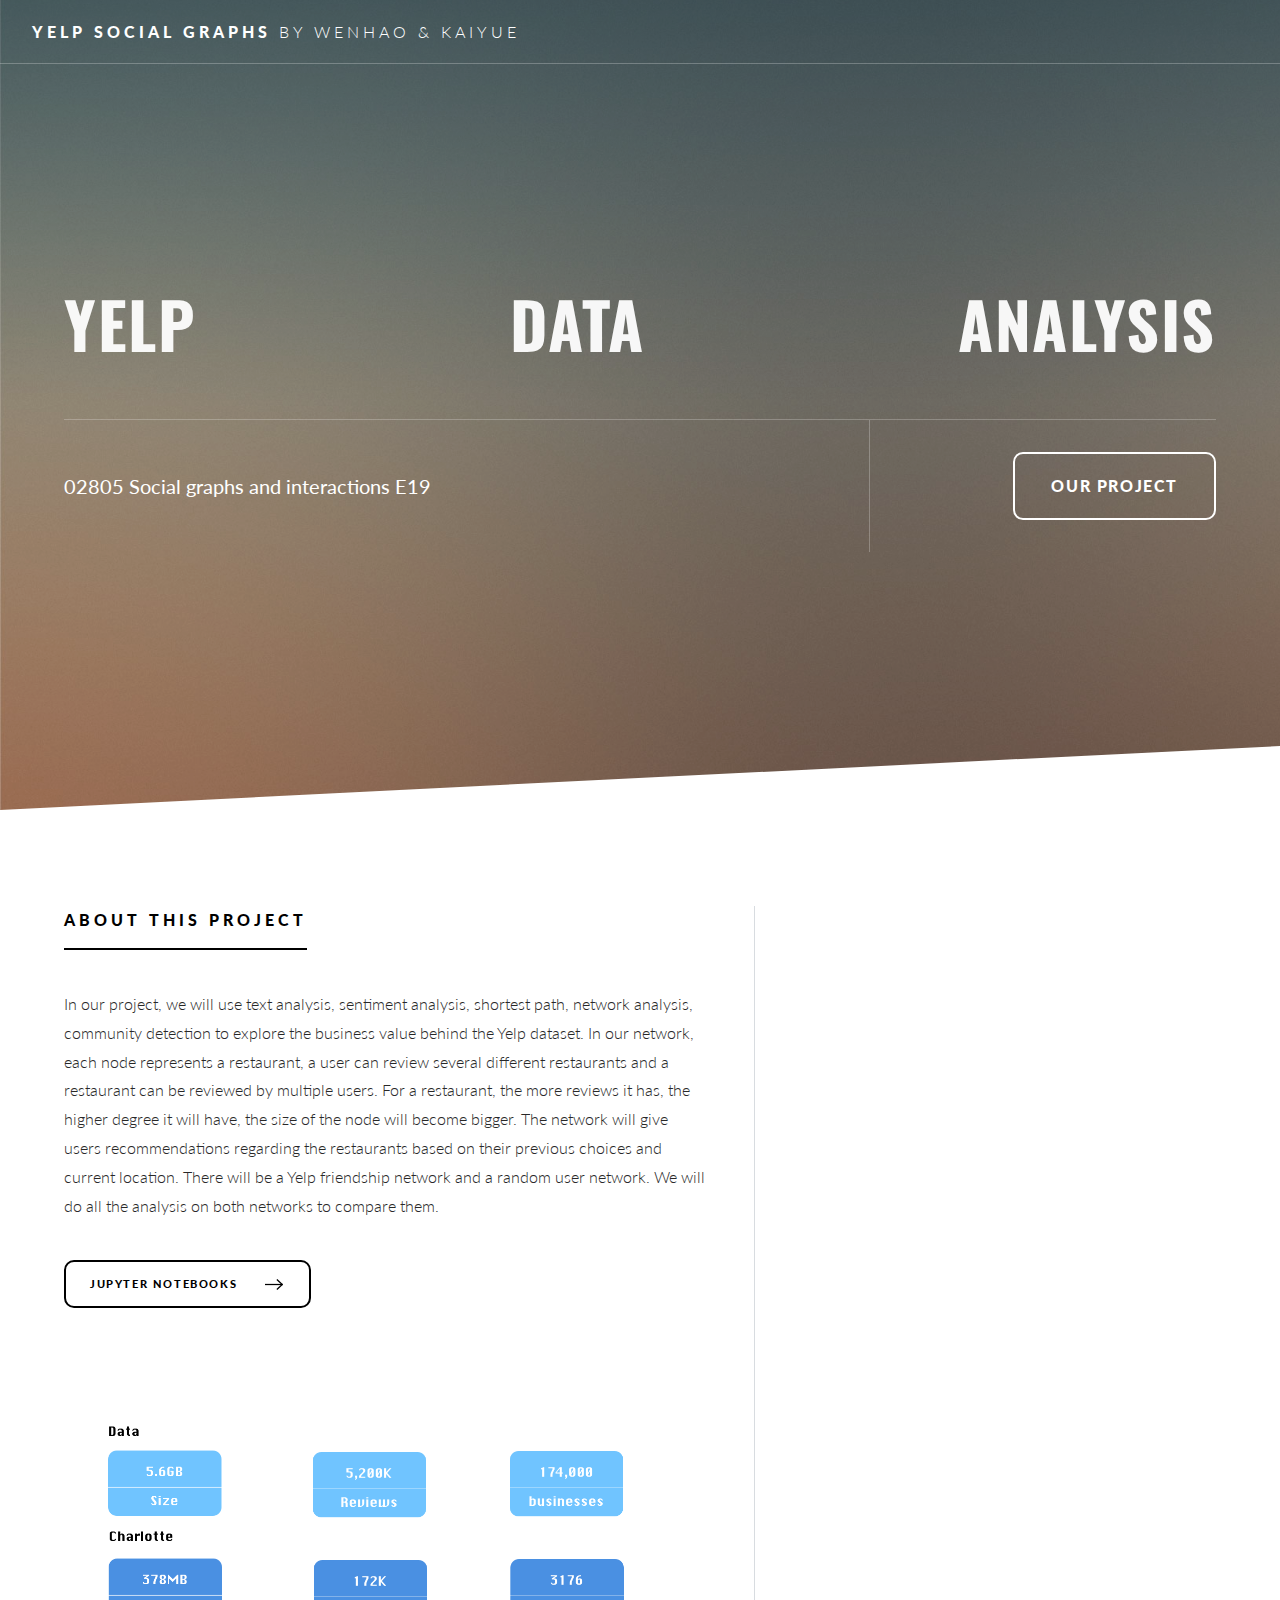
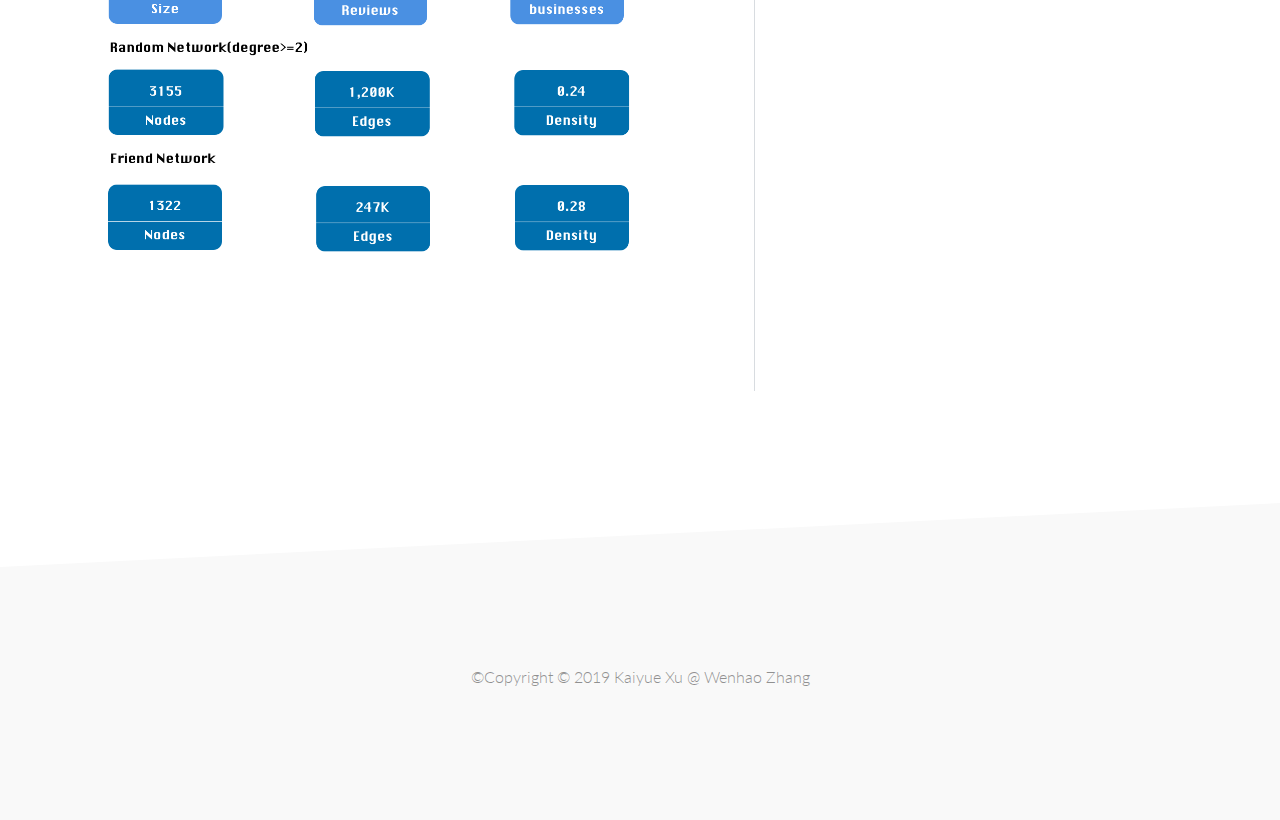
<file: index.html>
<!DOCTYPE HTML>

<html>
	<head>
		<title>02805 Social graphs and interactions E19</title>
		<meta charset="utf-8" />
		<meta name="viewport" content="width=device-width, initial-scale=1, user-scalable=no" />
		<link rel="stylesheet" href="assets/css/main.css" />
	</head>
	<body class="is-preload">

		<!-- Page wrapper -->
			<div id="page-wrapper">

				<!-- Header -->
					<header id="header" class="alt">
						<span class="logo"><a href="index.html">Yelp Social Graphs<span>    By Wenhao & Kaiyue</span></a></span>
						
					</header>

				

				<!-- Banner -->
					<section id="banner">
						<div class="inner">
							<h1>Yelp Data Analysis</h1>
							<div class="content">
								<p>02805 Social graphs and interactions E19</p>
								<ul class="actions special">
									<li><a href="overview.html" class="button large">Our Project</a></li>
								</ul>
							</div>
						</div>
					</section>

				<!-- Footer -->
					<section id="footer" class="wrapper">
						<div class="inner">
							<div class="split">
								<div class="content">
									<header>
										<h2>About this project</h2>
									</header>
									<p>In our project, we will use text analysis, sentiment analysis, shortest path, network analysis, community detection to explore the business value behind the Yelp dataset.
										In our network, each node represents a restaurant, a user can review several different restaurants and a restaurant can be reviewed by multiple users. For a  restaurant, 
										the more reviews it has, the higher degree it will have, the size of the node will become bigger. 
										The network will give users recommendations regarding the restaurants based on their previous choices and current location. There will be a Yelp friendship network and a 
										random user network. We will do all the analysis on both networks to compare them. 
							
											

									</p>
									<ul class="actions">
										<li><a href="https://nbviewer.jupyter.org/github/KayXu09/kayxu.github.io/blob/master/Main_Document.ipynb" class="button next">Jupyter Notebooks</a></li>
										
									</ul>
									<a href="#" class="image design"><img src="images/slides/random network7.PNG" alt="" /></a>
								</div>
								
								
							</div>
						</div>
					</section>

				<!-- Copyright -->
					<section class="wrapper style2 copyright">
						<div class="inner">
							&copy;Copyright © 2019 Kaiyue Xu @ Wenhao Zhang 
						</div>
					</section>

			</div>

		<!-- Scripts -->
			<script src="assets/js/jquery.min.js"></script>
			<script src="assets/js/jquery.scrollex.min.js"></script>
			<script src="assets/js/jquery.scrolly.min.js"></script>
			<script src="assets/js/browser.min.js"></script>
			<script src="assets/js/breakpoints.min.js"></script>
			<script src="assets/js/util.js"></script>
			<script src="assets/js/main.js"></script>

	</body>
</html>
</file>
<file: assets/css/main.css>
@import url(font-awesome.min.css);
@import url("https://fonts.googleapis.com/css?family=Lato:300,400,700,900|Oswald:600");


html, body, div, span, applet, object,
iframe, h1, h2, h3, h4, h5, h6, p, blockquote,
pre, a, abbr, acronym, address, big, cite,
code, del, dfn, em, img, ins, kbd, q, s, samp,
small, strike, strong, sub, sup, tt, var, b,
u, i, center, dl, dt, dd, ol, ul, li, fieldset,
form, label, legend, table, caption, tbody,
tfoot, thead, tr, th, td, article, aside,
canvas, details, embed, figure, figcaption,
footer, header, hgroup, menu, nav, output, ruby,
section, summary, time, mark, audio, video {
	margin: 0;
	padding: 0;
	border: 0;
	font-size: 100%;
	font: inherit;
	vertical-align: baseline;}

article, aside, details, figcaption, figure,
footer, header, hgroup, menu, nav, section {
	display: block;}

body {
	line-height: 1;
}

ol, ul {
	list-style: none;
}

blockquote, q {
	quotes: none;
}

	blockquote:before, blockquote:after, q:before, q:after {
		content: '';
		content: none;
	}

table {
	border-collapse: collapse;
	border-spacing: 0;
}

body {
	-webkit-text-size-adjust: none;
}

mark {
	background-color: transparent;
	color: inherit;
}

input::-moz-focus-inner {
	border: 0;
	padding: 0;
}

input, select, textarea {
	-moz-appearance: none;
	-webkit-appearance: none;
	-ms-appearance: none;
	appearance: none;
}

/* Basic */

	@-ms-viewport {
		width: device-width;
	}

	body {
		-ms-overflow-style: scrollbar;
	}

	@media screen and (max-width: 480px) {

		html, body {
			min-width: 320px;
		}

	}

	html {
		box-sizing: border-box;
	}

	*, *:before, *:after {
		box-sizing: inherit;
	}

	body {
		background: #ffffff;
	}

		body.is-preload *, body.is-preload *:before, body.is-preload *:after {
			-moz-animation: none !important;
			-webkit-animation: none !important;
			-ms-animation: none !important;
			animation: none !important;
			-moz-transition: none !important;
			-webkit-transition: none !important;
			-ms-transition: none !important;
			transition: none !important;
		}

/* Typography */

	html {
		font-size: 15pt;
	}

		@media screen and (max-width: 1680px) {

			html {
				font-size: 13pt;
			}

		}

		@media screen and (max-width: 1280px) {

			html {
				font-size: 12pt;
			}

		}

		@media screen and (max-width: 980px) {

			html {
				font-size: 12pt;
			}

		}

		@media screen and (max-width: 480px) {

			html {
				font-size: 12pt;
			}

		}

		@media screen and (max-width: 360px) {

			html {
				font-size: 11pt;
			}

		}

	body {
		background-color: #ffffff;
		color: #282828;
	}

	body, input, select, textarea {
		font-family: "Lato", Helvetica, sans-serif;
		font-weight: 300;
		font-size: 1rem;
		line-height: 1.8;
	}

	a {
		-moz-transition: color 0.2s ease-in-out;
		-webkit-transition: color 0.2s ease-in-out;
		-ms-transition: color 0.2s ease-in-out;
		transition: color 0.2s ease-in-out;
		text-decoration: underline;
	}

		a:hover {
			text-decoration: none;
		}

	strong, b {
		font-weight: 900;
	}

	em, i {
		font-style: italic;
	}

	p {
		margin: 0 0 2rem 0;
	}

	h1, h2, h3, h4, h5, h6 {
		font-weight: 900;
		letter-spacing: 0.25rem;
		line-height: 1.5;
		margin: 0 0 1.5rem 0;
		text-transform: uppercase;
	}

		h1 a, h2 a, h3 a, h4 a, h5 a, h6 a {
			color: inherit;
			text-decoration: none;
		}

	h1 {
		font-family: "Oswald", Helvetica, sans-serif;
		font-size: 4rem;
		letter-spacing: 0.1rem;
	}

	h2 {
		font-size: 1.75rem;
	}

	h3 {
		font-size: 1.5rem;
	}

	h4 {
		font-size: 1.25rem;
	}

	h5 {
		font-size: 1rem;
	}

	h6 {
		font-size: 0.75rem;
	}

	@media screen and (max-width: 1280px) {

		h1 {
			font-size: 3.5rem;
		}

	}

	@media screen and (max-width: 980px) {

		h1 {
			font-size: 3rem;
		}

		h2 {
			font-size: 1.5rem;
		}

		h3 {
			font-size: 1.25rem;
		}

	}

	@media screen and (max-width: 736px) {

		h1 {
			font-size: 1.75rem;
		}

		h2 {
			font-size: 1.5rem;
		}

		h3 {
			font-size: 1.25rem;
		}

	}

	sub {
		font-size: 0.8rem;
		position: relative;
		top: 0.5rem;
	}

	sup {
		font-size: 0.8rem;
		position: relative;
		top: -0.5rem;
	}

	blockquote {
		border-left: solid 0.5rem;
		font-style: italic;
		margin: 0 0 2rem 0;
		padding: 1rem 0 1rem 2rem;
	}

	code {
		border-radius: 10px;
		border: solid 1px;
		font-family: "Courier New", monospace;
		font-size: 0.9rem;
		margin: 0 0.25rem;
		padding: 0.25rem 0.65rem;
	}

	pre {
		-webkit-overflow-scrolling: touch;
		font-family: "Courier New", monospace;
		font-size: 0.9rem;
		margin: 0 0 2rem 0;
	}

		pre code {
			display: block;
			line-height: 1.75;
			padding: 1rem 1.5rem;
			overflow-x: auto;
		}

	hr {
		border: 0;
		border-bottom: solid 1px;
		margin: 2rem 0;
	}

		hr.major {
			margin: 4rem 0;
		}

		@media screen and (max-width: 736px) {

			hr.major {
				margin: 3rem 0;
			}

		}

	input, select, textarea {
		color: #000000;
	}

	a {
		color: #000000;
	}

	strong, b {
		color: #000000;
	}

	h1, h2, h3, h4, h5, h6 {
		color: #000000;
	}

	blockquote {
		border-left-color: rgba(99, 116, 133, 0.25);
	}

	code {
		background: rgba(99, 116, 133, 0.075);
		border-color: rgba(99, 116, 133, 0.25);
	}

	hr {
		border-bottom-color: rgba(99, 116, 133, 0.25);
	}

/* Row */

	.row {
		display: flex;
		flex-wrap: wrap;
		box-sizing: border-box;
		align-items: stretch;
	}

		.row > * {
			box-sizing: border-box;
		}

		.row.gtr-uniform > * > :last-child {
			margin-bottom: 0;
		}

		.row.aln-left {
			justify-content: flex-start;
		}

		.row.aln-center {
			justify-content: center;
		}

		.row.aln-right {
			justify-content: flex-end;
		}

		.row.aln-top {
			align-items: flex-start;
		}

		.row.aln-middle {
			align-items: center;
		}

		.row.aln-bottom {
			align-items: flex-end;
		}

		.row > .imp {
			order: -1;
		}

		.row > .col-1 {
			width: 8.3333333333%;
		}

		.row > .off-1 {
			margin-left: 8.3333333333%;
		}

		.row > .col-2 {
			width: 16.6666666667%;
		}

		.row > .off-2 {
			margin-left: 16.6666666667%;
		}

		.row > .col-3 {
			width: 25%;
		}

		.row > .off-3 {
			margin-left: 25%;
		}

		.row > .col-4 {
			width: 33.3333333333%;
		}

		.row > .off-4 {
			margin-left: 33.3333333333%;
		}

		.row > .col-5 {
			width: 41.6666666667%;
		}

		.row > .off-5 {
			margin-left: 41.6666666667%;
		}

		.row > .col-6 {
			width: 50%;
		}

		.row > .off-6 {
			margin-left: 50%;
		}

		.row > .col-7 {
			width: 58.3333333333%;
		}

		.row > .off-7 {
			margin-left: 58.3333333333%;
		}

		.row > .col-8 {
			width: 66.6666666667%;
		}

		.row > .off-8 {
			margin-left: 66.6666666667%;
		}

		.row > .col-9 {
			width: 75%;
		}

		.row > .off-9 {
			margin-left: 75%;
		}

		.row > .col-10 {
			width: 83.3333333333%;
		}

		.row > .off-10 {
			margin-left: 83.3333333333%;
		}

		.row > .col-11 {
			width: 91.6666666667%;
		}

		.row > .off-11 {
			margin-left: 91.6666666667%;
		}

		.row > .col-12 {
			width: 100%;
		}

		.row > .off-12 {
			margin-left: 100%;
		}

		.row.gtr-0 {
			margin-top: 0;
			margin-left: 0rem;
		}

			.row.gtr-0 > * {
				padding: 0 0 0 0rem;
			}

			.row.gtr-0.gtr-uniform {
				margin-top: 0rem;
			}

				.row.gtr-0.gtr-uniform > * {
					padding-top: 0rem;
				}

		.row.gtr-25 {
			margin-top: 0;
			margin-left: -0.5rem;
		}

			.row.gtr-25 > * {
				padding: 0 0 0 0.5rem;
			}

			.row.gtr-25.gtr-uniform {
				margin-top: -0.5rem;
			}

				.row.gtr-25.gtr-uniform > * {
					padding-top: 0.5rem;
				}

		.row.gtr-50 {
			margin-top: 0;
			margin-left: -1rem;
		}

			.row.gtr-50 > * {
				padding: 0 0 0 1rem;
			}

			.row.gtr-50.gtr-uniform {
				margin-top: -1rem;
			}

				.row.gtr-50.gtr-uniform > * {
					padding-top: 1rem;
				}

		.row {
			margin-top: 0;
			margin-left: -2rem;
		}

			.row > * {
				padding: 0 0 0 2rem;
			}

			.row.gtr-uniform {
				margin-top: -2rem;
			}

				.row.gtr-uniform > * {
					padding-top: 2rem;
				}

		.row.gtr-150 {
			margin-top: 0;
			margin-left: -3rem;
		}

			.row.gtr-150 > * {
				padding: 0 0 0 3rem;
			}

			.row.gtr-150.gtr-uniform {
				margin-top: -3rem;
			}

				.row.gtr-150.gtr-uniform > * {
					padding-top: 3rem;
				}

		.row.gtr-200 {
			margin-top: 0;
			margin-left: -4rem;
		}

			.row.gtr-200 > * {
				padding: 0 0 0 4rem;
			}

			.row.gtr-200.gtr-uniform {
				margin-top: -4rem;
			}

				.row.gtr-200.gtr-uniform > * {
					padding-top: 4rem;
				}

		@media screen and (max-width: 1680px) {

			.row {
				display: flex;
				flex-wrap: wrap;
				box-sizing: border-box;
				align-items: stretch;
			}

				.row > * {
					box-sizing: border-box;
				}

				.row.gtr-uniform > * > :last-child {
					margin-bottom: 0;
				}

				.row.aln-left {
					justify-content: flex-start;
				}

				.row.aln-center {
					justify-content: center;
				}

				.row.aln-right {
					justify-content: flex-end;
				}

				.row.aln-top {
					align-items: flex-start;
				}

				.row.aln-middle {
					align-items: center;
				}

				.row.aln-bottom {
					align-items: flex-end;
				}

				.row > .imp-xlarge {
					order: -1;
				}

				.row > .col-1-xlarge {
					width: 8.3333333333%;
				}

				.row > .off-1-xlarge {
					margin-left: 8.3333333333%;
				}

				.row > .col-2-xlarge {
					width: 16.6666666667%;
				}

				.row > .off-2-xlarge {
					margin-left: 16.6666666667%;
				}

				.row > .col-3-xlarge {
					width: 25%;
				}

				.row > .off-3-xlarge {
					margin-left: 25%;
				}

				.row > .col-4-xlarge {
					width: 33.3333333333%;
				}

				.row > .off-4-xlarge {
					margin-left: 33.3333333333%;
				}

				.row > .col-5-xlarge {
					width: 41.6666666667%;
				}

				.row > .off-5-xlarge {
					margin-left: 41.6666666667%;
				}

				.row > .col-6-xlarge {
					width: 50%;
				}

				.row > .off-6-xlarge {
					margin-left: 50%;
				}

				.row > .col-7-xlarge {
					width: 58.3333333333%;
				}

				.row > .off-7-xlarge {
					margin-left: 58.3333333333%;
				}

				.row > .col-8-xlarge {
					width: 66.6666666667%;
				}

				.row > .off-8-xlarge {
					margin-left: 66.6666666667%;
				}

				.row > .col-9-xlarge {
					width: 75%;
				}

				.row > .off-9-xlarge {
					margin-left: 75%;
				}

				.row > .col-10-xlarge {
					width: 83.3333333333%;
				}

				.row > .off-10-xlarge {
					margin-left: 83.3333333333%;
				}

				.row > .col-11-xlarge {
					width: 91.6666666667%;
				}

				.row > .off-11-xlarge {
					margin-left: 91.6666666667%;
				}

				.row > .col-12-xlarge {
					width: 100%;
				}

				.row > .off-12-xlarge {
					margin-left: 100%;
				}

				.row.gtr-0 {
					margin-top: 0;
					margin-left: 0rem;
				}

					.row.gtr-0 > * {
						padding: 0 0 0 0rem;
					}

					.row.gtr-0.gtr-uniform {
						margin-top: 0rem;
					}

						.row.gtr-0.gtr-uniform > * {
							padding-top: 0rem;
						}

				.row.gtr-25 {
					margin-top: 0;
					margin-left: -0.5rem;
				}

					.row.gtr-25 > * {
						padding: 0 0 0 0.5rem;
					}

					.row.gtr-25.gtr-uniform {
						margin-top: -0.5rem;
					}

						.row.gtr-25.gtr-uniform > * {
							padding-top: 0.5rem;
						}

				.row.gtr-50 {
					margin-top: 0;
					margin-left: -1rem;
				}

					.row.gtr-50 > * {
						padding: 0 0 0 1rem;
					}

					.row.gtr-50.gtr-uniform {
						margin-top: -1rem;
					}

						.row.gtr-50.gtr-uniform > * {
							padding-top: 1rem;
						}

				.row {
					margin-top: 0;
					margin-left: -2rem;
				}

					.row > * {
						padding: 0 0 0 2rem;
					}

					.row.gtr-uniform {
						margin-top: -2rem;
					}

						.row.gtr-uniform > * {
							padding-top: 2rem;
						}

				.row.gtr-150 {
					margin-top: 0;
					margin-left: -3rem;
				}

					.row.gtr-150 > * {
						padding: 0 0 0 3rem;
					}

					.row.gtr-150.gtr-uniform {
						margin-top: -3rem;
					}

						.row.gtr-150.gtr-uniform > * {
							padding-top: 3rem;
						}

				.row.gtr-200 {
					margin-top: 0;
					margin-left: -4rem;
				}

					.row.gtr-200 > * {
						padding: 0 0 0 4rem;
					}

					.row.gtr-200.gtr-uniform {
						margin-top: -4rem;
					}

						.row.gtr-200.gtr-uniform > * {
							padding-top: 4rem;
						}

		}

		@media screen and (max-width: 1280px) {

			.row {
				display: flex;
				flex-wrap: wrap;
				box-sizing: border-box;
				align-items: stretch;
			}

				.row > * {
					box-sizing: border-box;
				}

				.row.gtr-uniform > * > :last-child {
					margin-bottom: 0;
				}

				.row.aln-left {
					justify-content: flex-start;
				}

				.row.aln-center {
					justify-content: center;
				}

				.row.aln-right {
					justify-content: flex-end;
				}

				.row.aln-top {
					align-items: flex-start;
				}

				.row.aln-middle {
					align-items: center;
				}

				.row.aln-bottom {
					align-items: flex-end;
				}

				.row > .imp-large {
					order: -1;
				}

				.row > .col-1-large {
					width: 8.3333333333%;
				}

				.row > .off-1-large {
					margin-left: 8.3333333333%;
				}

				.row > .col-2-large {
					width: 16.6666666667%;
				}

				.row > .off-2-large {
					margin-left: 16.6666666667%;
				}

				.row > .col-3-large {
					width: 25%;
				}

				.row > .off-3-large {
					margin-left: 25%;
				}

				.row > .col-4-large {
					width: 33.3333333333%;
				}

				.row > .off-4-large {
					margin-left: 33.3333333333%;
				}

				.row > .col-5-large {
					width: 41.6666666667%;
				}

				.row > .off-5-large {
					margin-left: 41.6666666667%;
				}

				.row > .col-6-large {
					width: 50%;
				}

				.row > .off-6-large {
					margin-left: 50%;
				}

				.row > .col-7-large {
					width: 58.3333333333%;
				}

				.row > .off-7-large {
					margin-left: 58.3333333333%;
				}

				.row > .col-8-large {
					width: 66.6666666667%;
				}

				.row > .off-8-large {
					margin-left: 66.6666666667%;
				}

				.row > .col-9-large {
					width: 75%;
				}

				.row > .off-9-large {
					margin-left: 75%;
				}

				.row > .col-10-large {
					width: 83.3333333333%;
				}

				.row > .off-10-large {
					margin-left: 83.3333333333%;
				}

				.row > .col-11-large {
					width: 91.6666666667%;
				}

				.row > .off-11-large {
					margin-left: 91.6666666667%;
				}

				.row > .col-12-large {
					width: 100%;
				}

				.row > .off-12-large {
					margin-left: 100%;
				}

				.row.gtr-0 {
					margin-top: 0;
					margin-left: 0rem;
				}

					.row.gtr-0 > * {
						padding: 0 0 0 0rem;
					}

					.row.gtr-0.gtr-uniform {
						margin-top: 0rem;
					}

						.row.gtr-0.gtr-uniform > * {
							padding-top: 0rem;
						}

				.row.gtr-25 {
					margin-top: 0;
					margin-left: -0.375rem;
				}

					.row.gtr-25 > * {
						padding: 0 0 0 0.375rem;
					}

					.row.gtr-25.gtr-uniform {
						margin-top: -0.375rem;
					}

						.row.gtr-25.gtr-uniform > * {
							padding-top: 0.375rem;
						}

				.row.gtr-50 {
					margin-top: 0;
					margin-left: -0.75rem;
				}

					.row.gtr-50 > * {
						padding: 0 0 0 0.75rem;
					}

					.row.gtr-50.gtr-uniform {
						margin-top: -0.75rem;
					}

						.row.gtr-50.gtr-uniform > * {
							padding-top: 0.75rem;
						}

				.row {
					margin-top: 0;
					margin-left: -1.5rem;
				}

					.row > * {
						padding: 0 0 0 1.5rem;
					}

					.row.gtr-uniform {
						margin-top: -1.5rem;
					}

						.row.gtr-uniform > * {
							padding-top: 1.5rem;
						}

				.row.gtr-150 {
					margin-top: 0;
					margin-left: -2.25rem;
				}

					.row.gtr-150 > * {
						padding: 0 0 0 2.25rem;
					}

					.row.gtr-150.gtr-uniform {
						margin-top: -2.25rem;
					}

						.row.gtr-150.gtr-uniform > * {
							padding-top: 2.25rem;
						}

				.row.gtr-200 {
					margin-top: 0;
					margin-left: -3rem;
				}

					.row.gtr-200 > * {
						padding: 0 0 0 3rem;
					}

					.row.gtr-200.gtr-uniform {
						margin-top: -3rem;
					}

						.row.gtr-200.gtr-uniform > * {
							padding-top: 3rem;
						}

		}

		@media screen and (max-width: 980px) {

			.row {
				display: flex;
				flex-wrap: wrap;
				box-sizing: border-box;
				align-items: stretch;
			}

				.row > * {
					box-sizing: border-box;
				}

				.row.gtr-uniform > * > :last-child {
					margin-bottom: 0;
				}

				.row.aln-left {
					justify-content: flex-start;
				}

				.row.aln-center {
					justify-content: center;
				}

				.row.aln-right {
					justify-content: flex-end;
				}

				.row.aln-top {
					align-items: flex-start;
				}

				.row.aln-middle {
					align-items: center;
				}

				.row.aln-bottom {
					align-items: flex-end;
				}

				.row > .imp-medium {
					order: -1;
				}

				.row > .col-1-medium {
					width: 8.3333333333%;
				}

				.row > .off-1-medium {
					margin-left: 8.3333333333%;
				}

				.row > .col-2-medium {
					width: 16.6666666667%;
				}

				.row > .off-2-medium {
					margin-left: 16.6666666667%;
				}

				.row > .col-3-medium {
					width: 25%;
				}

				.row > .off-3-medium {
					margin-left: 25%;
				}

				.row > .col-4-medium {
					width: 33.3333333333%;
				}

				.row > .off-4-medium {
					margin-left: 33.3333333333%;
				}

				.row > .col-5-medium {
					width: 41.6666666667%;
				}

				.row > .off-5-medium {
					margin-left: 41.6666666667%;
				}

				.row > .col-6-medium {
					width: 50%;
				}

				.row > .off-6-medium {
					margin-left: 50%;
				}

				.row > .col-7-medium {
					width: 58.3333333333%;
				}

				.row > .off-7-medium {
					margin-left: 58.3333333333%;
				}

				.row > .col-8-medium {
					width: 66.6666666667%;
				}

				.row > .off-8-medium {
					margin-left: 66.6666666667%;
				}

				.row > .col-9-medium {
					width: 75%;
				}

				.row > .off-9-medium {
					margin-left: 75%;
				}

				.row > .col-10-medium {
					width: 83.3333333333%;
				}

				.row > .off-10-medium {
					margin-left: 83.3333333333%;
				}

				.row > .col-11-medium {
					width: 91.6666666667%;
				}

				.row > .off-11-medium {
					margin-left: 91.6666666667%;
				}

				.row > .col-12-medium {
					width: 100%;
				}

				.row > .off-12-medium {
					margin-left: 100%;
				}

				.row.gtr-0 {
					margin-top: 0;
					margin-left: 0rem;
				}

					.row.gtr-0 > * {
						padding: 0 0 0 0rem;
					}

					.row.gtr-0.gtr-uniform {
						margin-top: 0rem;
					}

						.row.gtr-0.gtr-uniform > * {
							padding-top: 0rem;
						}

				.row.gtr-25 {
					margin-top: 0;
					margin-left: -0.375rem;
				}

					.row.gtr-25 > * {
						padding: 0 0 0 0.375rem;
					}

					.row.gtr-25.gtr-uniform {
						margin-top: -0.375rem;
					}

						.row.gtr-25.gtr-uniform > * {
							padding-top: 0.375rem;
						}

				.row.gtr-50 {
					margin-top: 0;
					margin-left: -0.75rem;
				}

					.row.gtr-50 > * {
						padding: 0 0 0 0.75rem;
					}

					.row.gtr-50.gtr-uniform {
						margin-top: -0.75rem;
					}

						.row.gtr-50.gtr-uniform > * {
							padding-top: 0.75rem;
						}

				.row {
					margin-top: 0;
					margin-left: -1.5rem;
				}

					.row > * {
						padding: 0 0 0 1.5rem;
					}

					.row.gtr-uniform {
						margin-top: -1.5rem;
					}

						.row.gtr-uniform > * {
							padding-top: 1.5rem;
						}

				.row.gtr-150 {
					margin-top: 0;
					margin-left: -2.25rem;
				}

					.row.gtr-150 > * {
						padding: 0 0 0 2.25rem;
					}

					.row.gtr-150.gtr-uniform {
						margin-top: -2.25rem;
					}

						.row.gtr-150.gtr-uniform > * {
							padding-top: 2.25rem;
						}

				.row.gtr-200 {
					margin-top: 0;
					margin-left: -3rem;
				}

					.row.gtr-200 > * {
						padding: 0 0 0 3rem;
					}

					.row.gtr-200.gtr-uniform {
						margin-top: -3rem;
					}

						.row.gtr-200.gtr-uniform > * {
							padding-top: 3rem;
						}

		}

		@media screen and (max-width: 736px) {

			.row {
				display: flex;
				flex-wrap: wrap;
				box-sizing: border-box;
				align-items: stretch;
			}

				.row > * {
					box-sizing: border-box;
				}

				.row.gtr-uniform > * > :last-child {
					margin-bottom: 0;
				}

				.row.aln-left {
					justify-content: flex-start;
				}

				.row.aln-center {
					justify-content: center;
				}

				.row.aln-right {
					justify-content: flex-end;
				}

				.row.aln-top {
					align-items: flex-start;
				}

				.row.aln-middle {
					align-items: center;
				}

				.row.aln-bottom {
					align-items: flex-end;
				}

				.row > .imp-small {
					order: -1;
				}

				.row > .col-1-small {
					width: 8.3333333333%;
				}

				.row > .off-1-small {
					margin-left: 8.3333333333%;
				}

				.row > .col-2-small {
					width: 16.6666666667%;
				}

				.row > .off-2-small {
					margin-left: 16.6666666667%;
				}

				.row > .col-3-small {
					width: 25%;
				}

				.row > .off-3-small {
					margin-left: 25%;
				}

				.row > .col-4-small {
					width: 33.3333333333%;
				}

				.row > .off-4-small {
					margin-left: 33.3333333333%;
				}

				.row > .col-5-small {
					width: 41.6666666667%;
				}

				.row > .off-5-small {
					margin-left: 41.6666666667%;
				}

				.row > .col-6-small {
					width: 50%;
				}

				.row > .off-6-small {
					margin-left: 50%;
				}

				.row > .col-7-small {
					width: 58.3333333333%;
				}

				.row > .off-7-small {
					margin-left: 58.3333333333%;
				}

				.row > .col-8-small {
					width: 66.6666666667%;
				}

				.row > .off-8-small {
					margin-left: 66.6666666667%;
				}

				.row > .col-9-small {
					width: 75%;
				}

				.row > .off-9-small {
					margin-left: 75%;
				}

				.row > .col-10-small {
					width: 83.3333333333%;
				}

				.row > .off-10-small {
					margin-left: 83.3333333333%;
				}

				.row > .col-11-small {
					width: 91.6666666667%;
				}

				.row > .off-11-small {
					margin-left: 91.6666666667%;
				}

				.row > .col-12-small {
					width: 100%;
				}

				.row > .off-12-small {
					margin-left: 100%;
				}

				.row.gtr-0 {
					margin-top: 0;
					margin-left: 0rem;
				}

					.row.gtr-0 > * {
						padding: 0 0 0 0rem;
					}

					.row.gtr-0.gtr-uniform {
						margin-top: 0rem;
					}

						.row.gtr-0.gtr-uniform > * {
							padding-top: 0rem;
						}

				.row.gtr-25 {
					margin-top: 0;
					margin-left: -0.3125rem;
				}

					.row.gtr-25 > * {
						padding: 0 0 0 0.3125rem;
					}

					.row.gtr-25.gtr-uniform {
						margin-top: -0.3125rem;
					}

						.row.gtr-25.gtr-uniform > * {
							padding-top: 0.3125rem;
						}

				.row.gtr-50 {
					margin-top: 0;
					margin-left: -0.625rem;
				}

					.row.gtr-50 > * {
						padding: 0 0 0 0.625rem;
					}

					.row.gtr-50.gtr-uniform {
						margin-top: -0.625rem;
					}

						.row.gtr-50.gtr-uniform > * {
							padding-top: 0.625rem;
						}

				.row {
					margin-top: 0;
					margin-left: -1.25rem;
				}

					.row > * {
						padding: 0 0 0 1.25rem;
					}

					.row.gtr-uniform {
						margin-top: -1.25rem;
					}

						.row.gtr-uniform > * {
							padding-top: 1.25rem;
						}

				.row.gtr-150 {
					margin-top: 0;
					margin-left: -1.875rem;
				}

					.row.gtr-150 > * {
						padding: 0 0 0 1.875rem;
					}

					.row.gtr-150.gtr-uniform {
						margin-top: -1.875rem;
					}

						.row.gtr-150.gtr-uniform > * {
							padding-top: 1.875rem;
						}

				.row.gtr-200 {
					margin-top: 0;
					margin-left: -2.5rem;
				}

					.row.gtr-200 > * {
						padding: 0 0 0 2.5rem;
					}

					.row.gtr-200.gtr-uniform {
						margin-top: -2.5rem;
					}

						.row.gtr-200.gtr-uniform > * {
							padding-top: 2.5rem;
						}

		}

		@media screen and (max-width: 480px) {

			.row {
				display: flex;
				flex-wrap: wrap;
				box-sizing: border-box;
				align-items: stretch;
			}

				.row > * {
					box-sizing: border-box;
				}

				.row.gtr-uniform > * > :last-child {
					margin-bottom: 0;
				}

				.row.aln-left {
					justify-content: flex-start;
				}

				.row.aln-center {
					justify-content: center;
				}

				.row.aln-right {
					justify-content: flex-end;
				}

				.row.aln-top {
					align-items: flex-start;
				}

				.row.aln-middle {
					align-items: center;
				}

				.row.aln-bottom {
					align-items: flex-end;
				}

				.row > .imp-xsmall {
					order: -1;
				}

				.row > .col-1-xsmall {
					width: 8.3333333333%;
				}

				.row > .off-1-xsmall {
					margin-left: 8.3333333333%;
				}

				.row > .col-2-xsmall {
					width: 16.6666666667%;
				}

				.row > .off-2-xsmall {
					margin-left: 16.6666666667%;
				}

				.row > .col-3-xsmall {
					width: 25%;
				}

				.row > .off-3-xsmall {
					margin-left: 25%;
				}

				.row > .col-4-xsmall {
					width: 33.3333333333%;
				}

				.row > .off-4-xsmall {
					margin-left: 33.3333333333%;
				}

				.row > .col-5-xsmall {
					width: 41.6666666667%;
				}

				.row > .off-5-xsmall {
					margin-left: 41.6666666667%;
				}

				.row > .col-6-xsmall {
					width: 50%;
				}

				.row > .off-6-xsmall {
					margin-left: 50%;
				}

				.row > .col-7-xsmall {
					width: 58.3333333333%;
				}

				.row > .off-7-xsmall {
					margin-left: 58.3333333333%;
				}

				.row > .col-8-xsmall {
					width: 66.6666666667%;
				}

				.row > .off-8-xsmall {
					margin-left: 66.6666666667%;
				}

				.row > .col-9-xsmall {
					width: 75%;
				}

				.row > .off-9-xsmall {
					margin-left: 75%;
				}

				.row > .col-10-xsmall {
					width: 83.3333333333%;
				}

				.row > .off-10-xsmall {
					margin-left: 83.3333333333%;
				}

				.row > .col-11-xsmall {
					width: 91.6666666667%;
				}

				.row > .off-11-xsmall {
					margin-left: 91.6666666667%;
				}

				.row > .col-12-xsmall {
					width: 100%;
				}

				.row > .off-12-xsmall {
					margin-left: 100%;
				}

				.row.gtr-0 {
					margin-top: 0;
					margin-left: 0rem;
				}

					.row.gtr-0 > * {
						padding: 0 0 0 0rem;
					}

					.row.gtr-0.gtr-uniform {
						margin-top: 0rem;
					}

						.row.gtr-0.gtr-uniform > * {
							padding-top: 0rem;
						}

				.row.gtr-25 {
					margin-top: 0;
					margin-left: -0.3125rem;
				}

					.row.gtr-25 > * {
						padding: 0 0 0 0.3125rem;
					}

					.row.gtr-25.gtr-uniform {
						margin-top: -0.3125rem;
					}

						.row.gtr-25.gtr-uniform > * {
							padding-top: 0.3125rem;
						}

				.row.gtr-50 {
					margin-top: 0;
					margin-left: -0.625rem;
				}

					.row.gtr-50 > * {
						padding: 0 0 0 0.625rem;
					}

					.row.gtr-50.gtr-uniform {
						margin-top: -0.625rem;
					}

						.row.gtr-50.gtr-uniform > * {
							padding-top: 0.625rem;
						}

				.row {
					margin-top: 0;
					margin-left: -1.25rem;
				}

					.row > * {
						padding: 0 0 0 1.25rem;
					}

					.row.gtr-uniform {
						margin-top: -1.25rem;
					}

						.row.gtr-uniform > * {
							padding-top: 1.25rem;
						}

				.row.gtr-150 {
					margin-top: 0;
					margin-left: -1.875rem;
				}

					.row.gtr-150 > * {
						padding: 0 0 0 1.875rem;
					}

					.row.gtr-150.gtr-uniform {
						margin-top: -1.875rem;
					}

						.row.gtr-150.gtr-uniform > * {
							padding-top: 1.875rem;
						}

				.row.gtr-200 {
					margin-top: 0;
					margin-left: -2.5rem;
				}

					.row.gtr-200 > * {
						padding: 0 0 0 2.5rem;
					}

					.row.gtr-200.gtr-uniform {
						margin-top: -2.5rem;
					}

						.row.gtr-200.gtr-uniform > * {
							padding-top: 2.5rem;
						}

		}

/* Box */

	.box {
		border: solid 1px;
		border-radius: 10px;
		margin-bottom: 2rem;
		padding: 1.5rem;
	}

		.box > :last-child {
			margin-bottom: 0;
		}

		.box.alt {
			border: 0;
			border-radius: 0;
			padding: 0;
		}

	.box {
		border-color: rgba(99, 116, 133, 0.25);
	}

/* Button */

	input[type="submit"],
	input[type="reset"],
	input[type="button"],
	button,
	.button {
		-moz-appearance: none;
		-webkit-appearance: none;
		-ms-appearance: none;
		appearance: none;
		-moz-transition: background-color 0.2s ease-in-out, color 0.2s ease-in-out;
		-webkit-transition: background-color 0.2s ease-in-out, color 0.2s ease-in-out;
		-ms-transition: background-color 0.2s ease-in-out, color 0.2s ease-in-out;
		transition: background-color 0.2s ease-in-out, color 0.2s ease-in-out;
		border-radius: 10px;
		border: 2px solid;
		cursor: pointer;
		display: inline-block;
		font-size: 0.7rem;
		font-weight: 900;
		height: 3rem;
		letter-spacing: 0.1rem;
		line-height: 2.75rem;
		padding: 0 1.5rem;
		position: relative;
		text-align: center;
		text-decoration: none;
		text-transform: uppercase;
		white-space: nowrap;
	}

		input[type="submit"].icon,
		input[type="reset"].icon,
		input[type="button"].icon,
		button.icon,
		.button.icon {
			border-bottom: 2px solid;
		}

			input[type="submit"].icon:before,
			input[type="reset"].icon:before,
			input[type="button"].icon:before,
			button.icon:before,
			.button.icon:before {
				margin-right: 0.5rem;
			}

		input[type="submit"].fit,
		input[type="reset"].fit,
		input[type="button"].fit,
		button.fit,
		.button.fit {
			width: 100%;
		}

		input[type="submit"].small,
		input[type="reset"].small,
		input[type="button"].small,
		button.small,
		.button.small {
			font-size: 0.65rem;
			height: 2.5rem;
			line-height: 2.25rem;
		}

		input[type="submit"].large,
		input[type="reset"].large,
		input[type="button"].large,
		button.large,
		.button.large {
			font-size: 1rem;
			height: 3.75rem;
			line-height: 3.5rem;
			padding: 0 2.25rem;
		}

		input[type="submit"].next,
		input[type="reset"].next,
		input[type="button"].next,
		button.next,
		.button.next {
			padding-right: 4.5rem;
		}

			input[type="submit"].next.fit,
			input[type="reset"].next.fit,
			input[type="button"].next.fit,
			button.next.fit,
			.button.next.fit {
				padding-left: 1.5rem !important;
				text-align: left;
			}

			input[type="submit"].next:after,
			input[type="reset"].next:after,
			input[type="button"].next:after,
			button.next:after,
			.button.next:after {
				background-position: center right;
				background-repeat: no-repeat;
				background-size: 25px 15px;
				content: '';
				display: block;
				height: 100%;
				position: absolute;
				right: 1.5rem;
				top: 0;
				vertical-align: middle;
				width: 1.25rem;
			}

		input[type="submit"].disabled, input[type="submit"]:disabled,
		input[type="reset"].disabled,
		input[type="reset"]:disabled,
		input[type="button"].disabled,
		input[type="button"]:disabled,
		button.disabled,
		button:disabled,
		.button.disabled,
		.button:disabled {
			pointer-events: none;
			opacity: 0.25;
		}

		@media screen and (max-width: 1280px) {

			input[type="submit"].large,
			input[type="reset"].large,
			input[type="button"].large,
			button.large,
			.button.large {
				font-size: 1rem;
				height: 4.25rem;
				line-height: 4rem;
			}

		}

		@media screen and (max-width: 736px) {

			input[type="submit"].alt,
			input[type="reset"].alt,
			input[type="button"].alt,
			button.alt,
			.button.alt {
				padding-left: 1.5rem !important;
				text-align: left;
			}

			input[type="submit"].large,
			input[type="reset"].large,
			input[type="button"].large,
			button.large,
			.button.large {
				font-size: 0.85rem;
				height: 3.75rem;
				line-height: 3.5rem;
				text-align: left;
			}

		}

		@media screen and (max-width: 480px) {

			input[type="submit"],
			input[type="reset"],
			input[type="button"],
			button,
			.button {
				padding: 0;
			}

		}

	input[type="submit"],
	input[type="reset"],
	input[type="button"],
	button,
	.button {
		background-color: transparent;
		border-color: #000000;
		color: #000000 !important;
	}

		input[type="submit"]:after,
		input[type="reset"]:after,
		input[type="button"]:after,
		button:after,
		.button:after {
			background-image: url("data:image/svg+xml;charset=utf8,%3Csvg xmlns='http://www.w3.org/2000/svg' xmlns:xlink='http://www.w3.org/1999/xlink' width='36px' height='24px' viewBox='0 0 36 24' zoomAndPan='disable'%3E%3Cstyle%3Eline %7B stroke: %23000000%3B stroke-width: 2px%3B %7D%3C/style%3E%3Cline x1='0' y1='12' x2='34' y2='12' /%3E%3Cline x1='25' y1='4' x2='34' y2='12.5' /%3E%3Cline x1='25' y1='20' x2='34' y2='11.5' /%3E%3C/svg%3E");
		}

		input[type="submit"]:hover, input[type="submit"]:focus,
		input[type="reset"]:hover,
		input[type="reset"]:focus,
		input[type="button"]:hover,
		input[type="button"]:focus,
		button:hover,
		button:focus,
		.button:hover,
		.button:focus {
			background-color: rgba(99, 116, 133, 0.075);
		}

		input[type="submit"]:active,
		input[type="reset"]:active,
		input[type="button"]:active,
		button:active,
		.button:active {
			background-color: rgba(99, 116, 133, 0.175);
		}

		input[type="submit"].icon:before,
		input[type="reset"].icon:before,
		input[type="button"].icon:before,
		button.icon:before,
		.button.icon:before {
			color: #000000;
		}

		input[type="submit"].primary,
		input[type="reset"].primary,
		input[type="button"].primary,
		button.primary,
		.button.primary {
			box-shadow: none;
			background-color: #000000;
			color: #ffffff !important;
		}

			input[type="submit"].primary:hover,
			input[type="reset"].primary:hover,
			input[type="button"].primary:hover,
			button.primary:hover,
			.button.primary:hover {
				background-color: rgba(0, 0, 0, 0.75);
			}

			input[type="submit"].primary.icon:before,
			input[type="reset"].primary.icon:before,
			input[type="button"].primary.icon:before,
			button.primary.icon:before,
			.button.primary.icon:before {
				color: #ffffff !important;
			}

/* Form */

	form {
		margin: 0 0 2rem 0;
	}

		form > :last-child {
			margin-bottom: 0;
		}

		form > .fields {
			display: -moz-flex;
			display: -webkit-flex;
			display: -ms-flex;
			display: flex;
			-moz-flex-wrap: wrap;
			-webkit-flex-wrap: wrap;
			-ms-flex-wrap: wrap;
			flex-wrap: wrap;
			width: calc(100% + 3rem);
			margin: -1.5rem 0 2rem -1.5rem;
		}

			form > .fields > .field {
				-moz-flex-grow: 0;
				-webkit-flex-grow: 0;
				-ms-flex-grow: 0;
				flex-grow: 0;
				-moz-flex-shrink: 0;
				-webkit-flex-shrink: 0;
				-ms-flex-shrink: 0;
				flex-shrink: 0;
				padding: 1.5rem 0 0 1.5rem;
				width: calc(100% - 1.5rem);
			}

				form > .fields > .field.half {
					width: calc(50% - 0.75rem);
				}

				form > .fields > .field.third {
					width: calc(100%/3 - 0.5rem);
				}

				form > .fields > .field.quarter {
					width: calc(25% - 0.375rem);
				}

		@media screen and (max-width: 480px) {

			form > .fields {
				width: calc(100% + 3rem);
				margin: -1.5rem 0 2rem -1.5rem;
			}

				form > .fields > .field {
					padding: 1.5rem 0 0 1.5rem;
					width: calc(100% - 1.5rem);
				}

					form > .fields > .field.half {
						width: calc(100% - 1.5rem);
					}

					form > .fields > .field.third {
						width: calc(100% - 1.5rem);
					}

					form > .fields > .field.quarter {
						width: calc(100% - 1.5rem);
					}

		}

	label {
		display: block;
		font-size: 0.9rem;
		font-weight: 900;
		margin: 0 0 1rem 0;
	}

	input[type="text"],
	input[type="password"],
	input[type="email"],
	select,
	textarea {
		-moz-appearance: none;
		-webkit-appearance: none;
		-ms-appearance: none;
		appearance: none;
		border-radius: 10px;
		border: solid 1px;
		color: inherit;
		display: block;
		outline: 0;
		padding: 0 1rem;
		text-decoration: none;
		width: 100%;
	}

		input[type="text"]:invalid,
		input[type="password"]:invalid,
		input[type="email"]:invalid,
		select:invalid,
		textarea:invalid {
			box-shadow: none;
		}

	select {
		background-position: calc(100% - 1rem) center;
		background-repeat: no-repeat;
		background-size: 1.25rem;
		height: 3rem;
		padding-right: 3rem;
		text-overflow: ellipsis;
	}

		select:focus::-ms-value {
			background-color: transparent;
		}

		select::-ms-expand {
			display: none;
		}

	input[type="text"],
	input[type="password"],
	input[type="email"],
	select {
		height: 3rem;
	}

	textarea {
		padding: 0.75rem 1rem;
	}

	input[type="checkbox"],
	input[type="radio"] {
		-moz-appearance: none;
		-webkit-appearance: none;
		-ms-appearance: none;
		appearance: none;
		display: block;
		float: left;
		margin-right: -2rem;
		opacity: 0;
		width: 1rem;
		z-index: -1;
	}

		input[type="checkbox"] + label,
		input[type="radio"] + label {
			text-decoration: none;
			cursor: pointer;
			display: inline-block;
			font-size: 1rem;
			font-weight: 300;
			padding-left: 2.55rem;
			padding-right: 0.75rem;
			position: relative;
		}

			input[type="checkbox"] + label:before,
			input[type="radio"] + label:before {
				-moz-osx-font-smoothing: grayscale;
				-webkit-font-smoothing: antialiased;
				font-family: FontAwesome;
				font-style: normal;
				font-weight: normal;
				text-transform: none !important;
			}

			input[type="checkbox"] + label:before,
			input[type="radio"] + label:before {
				border-radius: 10px;
				border: solid 1px;
				content: '';
				display: inline-block;
				height: 1.8rem;
				left: 0;
				line-height: 1.725rem;
				position: absolute;
				text-align: center;
				top: 0;
				width: 1.8rem;
			}

		input[type="checkbox"]:checked + label:before,
		input[type="radio"]:checked + label:before {
			content: '\f00c';
		}

	input[type="checkbox"] + label:before {
		border-radius: 10px;
	}

	input[type="radio"] + label:before {
		border-radius: 100%;
	}

	::-webkit-input-placeholder {
		opacity: 1.0;
	}

	:-moz-placeholder {
		opacity: 1.0;
	}

	::-moz-placeholder {
		opacity: 1.0;
	}

	:-ms-input-placeholder {
		opacity: 1.0;
	}

	label {
		color: #000000;
	}

	input[type="text"],
	input[type="password"],
	input[type="email"],
	select,
	textarea {
		background-color: #ffffff;
		border-color: rgba(99, 116, 133, 0.25);
	}

		input[type="text"]:focus,
		input[type="password"]:focus,
		input[type="email"]:focus,
		select:focus,
		textarea:focus {
			border-color: #000000;
			box-shadow: 0 0 0 1px #000000;
		}

	select {
		background-image: url("data:image/svg+xml;charset=utf8,%3Csvg xmlns='http://www.w3.org/2000/svg' width='40' height='40' preserveAspectRatio='none' viewBox='0 0 40 40'%3E%3Cpath d='M9.4,12.3l10.4,10.4l10.4-10.4c0.2-0.2,0.5-0.4,0.9-0.4c0.3,0,0.6,0.1,0.9,0.4l3.3,3.3c0.2,0.2,0.4,0.5,0.4,0.9 c0,0.4-0.1,0.6-0.4,0.9L20.7,31.9c-0.2,0.2-0.5,0.4-0.9,0.4c-0.3,0-0.6-0.1-0.9-0.4L4.3,17.3c-0.2-0.2-0.4-0.5-0.4-0.9 c0-0.4,0.1-0.6,0.4-0.9l3.3-3.3c0.2-0.2,0.5-0.4,0.9-0.4S9.1,12.1,9.4,12.3z' fill='rgba(99, 116, 133, 0.25)' /%3E%3C/svg%3E");
	}

		select option {
			color: #000000;
			background: #ffffff;
		}

	input[type="checkbox"] + label,
	input[type="radio"] + label {
		color: #282828;
	}

		input[type="checkbox"] + label:before,
		input[type="radio"] + label:before {
			background: #ffffff;
			border-color: rgba(99, 116, 133, 0.25);
		}

	input[type="checkbox"]:checked + label:before,
	input[type="radio"]:checked + label:before {
		background-color: #000000;
		border-color: #000000;
		color: #ffffff;
	}

	input[type="checkbox"]:focus + label:before,
	input[type="radio"]:focus + label:before {
		border-color: #000000;
		box-shadow: 0 0 0 1px #000000;
	}

	::-webkit-input-placeholder {
		color: rgba(40, 40, 40, 0.5) !important;
	}

	:-moz-placeholder {
		color: rgba(40, 40, 40, 0.5) !important;
	}

	::-moz-placeholder {
		color: rgba(40, 40, 40, 0.5) !important;
	}

	:-ms-input-placeholder {
		color: rgba(40, 40, 40, 0.5) !important;
	}

	.formerize-placeholder {
		color: rgba(40, 40, 40, 0.5) !important;
	}

/* Icon */

	.icon {
		text-decoration: none;
		border-bottom: none;
		position: relative;
	}

		.icon:before {
			-moz-osx-font-smoothing: grayscale;
			-webkit-font-smoothing: antialiased;
			font-family: FontAwesome;
			font-style: normal;
			font-weight: normal;
			text-transform: none !important;
		}

		.icon > .label {
			display: none;
		}

		.icon.alt:before {
			background: #000000;
			border-radius: 50%;
			color: #ffffff;
			display: inline-block;
			height: 3rem;
			line-height: 3rem;
			margin-right: 1rem;
			text-align: center;
			width: 3rem;
		}

		.icon.alt > .label {
			display: inline-block;
		}

/* Image */

	.image {
		border: 0;
		display: inline-block;
		position: relative;
	}

		.image img {
			display: block;
		}

		.image.left, .image.right {
			max-width: 40%;
		}

			.image.left img, .image.right img {
				width: 100%;
			}

		.image.left {
			float: left;
			margin: 0 1.5rem 1rem 0;
			top: 0.25rem;
		}

		.image.right {
			float: right;
			margin: 5 5 5rem 5rem;
			top: 1rem;
		}

		.image.fit {
			display: block;
			margin: 0 0 2rem 0;
			width: 85%;
			float: center;
		}

			.image.fit img {
				width: 85%;
				float: center;
			}

		.image.main {
			display: block;
			margin: 0 0 3rem 0;
			width: 100%;
		}

		.image.main img {
			width: 100%;
		}
		
		
		.image.design {
			display: inline-block;
			margin: 5 5 3rem 5;

			width: 100%;
		}

			.image.design img {
				width: 100%;
			}

		@media screen and (max-width: 736px) {

			.image.main {
				margin: 0 0 2rem 0;
			}

		}

/* List */

	ol {
		list-style: decimal;
		margin: 0 0 2rem 0;
		padding-left: 1.25rem;
	}

		ol li {
			padding-left: 0.25rem;
		}

	ul {
		list-style: disc;
		margin: 0 0 2rem 0;
		padding-left: 1rem;
	}

		ul li {
			padding-left: 0.5rem;
		}

		ul.alt {
			list-style: none;
			padding-left: 0;
		}

			ul.alt li {
				border-top: solid 1px;
				padding: 0.5rem 0;
			}

				ul.alt li:first-child {
					border-top: 0;
					padding-top: 0;
				}

	dl {
		margin: 0 0 2rem 0;
	}

		dl dt {
			display: block;
			font-weight: 900;
			margin: 0 0 1rem 0;
		}

		dl dd {
			margin-left: 2rem;
		}

	ul.alt li {
		border-top-color: rgba(99, 116, 133, 0.25);
	}

/* Actions */

	ul.actions {
		display: -moz-flex;
		display: -webkit-flex;
		display: -ms-flex;
		display: flex;
		cursor: default;
		list-style: none;
		margin-left: -1rem;
		padding-left: 0;
	}

		ul.actions li {
			padding: 0 0 0 1rem;
			vertical-align: middle;
		}

		ul.actions.special {
			-moz-justify-content: center;
			-webkit-justify-content: center;
			-ms-justify-content: center;
			justify-content: center;
			width: 100%;
			margin-left: 0;
		}

			ul.actions.special li:first-child {
				padding-left: 0;
			}

		ul.actions.stacked {
			-moz-flex-direction: column;
			-webkit-flex-direction: column;
			-ms-flex-direction: column;
			flex-direction: column;
			margin-left: 0;
		}

			ul.actions.stacked li {
				padding: 1.3rem 0 0 0;
			}

				ul.actions.stacked li:first-child {
					padding-top: 0;
				}

		ul.actions.fit {
			width: calc(100% + 1rem);
		}

			ul.actions.fit li {
				-moz-flex-grow: 1;
				-webkit-flex-grow: 1;
				-ms-flex-grow: 1;
				flex-grow: 1;
				-moz-flex-shrink: 1;
				-webkit-flex-shrink: 1;
				-ms-flex-shrink: 1;
				flex-shrink: 1;
				width: 100%;
			}

				ul.actions.fit li > * {
					width: 100%;
				}

			ul.actions.fit.stacked {
				width: 100%;
			}

		@media screen and (max-width: 480px) {

			ul.actions:not(.fixed) {
				-moz-flex-direction: column;
				-webkit-flex-direction: column;
				-ms-flex-direction: column;
				flex-direction: column;
				margin-left: 0;
				width: 100% !important;
			}

				ul.actions:not(.fixed) li {
					-moz-flex-grow: 1;
					-webkit-flex-grow: 1;
					-ms-flex-grow: 1;
					flex-grow: 1;
					-moz-flex-shrink: 1;
					-webkit-flex-shrink: 1;
					-ms-flex-shrink: 1;
					flex-shrink: 1;
					padding: 1rem 0 0 0;
					text-align: center;
					width: 100%;
				}

					ul.actions:not(.fixed) li > * {
						width: 100%;
					}

					ul.actions:not(.fixed) li:first-child {
						padding-top: 0;
					}

					ul.actions:not(.fixed) li input[type="submit"],
					ul.actions:not(.fixed) li input[type="reset"],
					ul.actions:not(.fixed) li input[type="button"],
					ul.actions:not(.fixed) li button,
					ul.actions:not(.fixed) li .button {
						width: 100%;
					}

						ul.actions:not(.fixed) li input[type="submit"].icon:before,
						ul.actions:not(.fixed) li input[type="reset"].icon:before,
						ul.actions:not(.fixed) li input[type="button"].icon:before,
						ul.actions:not(.fixed) li button.icon:before,
						ul.actions:not(.fixed) li .button.icon:before {
							margin-left: -0.5rem;
						}

		}

/* Tabs */

	.tabs {
		width: 100%;
	}

		.tabs > .titles {
			display: -moz-flex;
			display: -webkit-flex;
			display: -ms-flex;
			display: flex;
			-moz-flex-wrap: wrap;
			-webkit-flex-wrap: wrap;
			-ms-flex-wrap: wrap;
			flex-wrap: wrap;
			-moz-justify-content: -moz-flex-start;
			-webkit-justify-content: -webkit-flex-start;
			-ms-justify-content: -ms-flex-start;
			justify-content: flex-start;
			-moz-user-select: none;
			-webkit-user-select: none;
			-ms-user-select: none;
			user-select: none;
			list-style: none;
			margin: 0 0 2rem 0;
			padding: 0;
		}

			.tabs > .titles:before {
				content: '';
				display: block;
				height: 6rem;
				left: 0;
				position: absolute;
				width: 100%;
				z-index: 0;
			}

			.tabs > .titles > .title {
				-moz-transition-property: color, background-color, box-shadow;
				-webkit-transition-property: color, background-color, box-shadow;
				-ms-transition-property: color, background-color, box-shadow;
				transition-property: color, background-color, box-shadow;
				-moz-transition-duration: 0.2s;
				-webkit-transition-duration: 0.2s;
				-ms-transition-duration: 0.2s;
				transition-duration: 0.2s;
				font-size: 1rem;
				font-weight: 900;
				letter-spacing: 0.25rem;
				margin-right: 5rem;
				margin-bottom: 2rem;
				padding-bottom: 1rem;
				padding: 0;
				position: relative;
				text-align: center;
				text-transform: uppercase;
				z-index: 1;
			}

				.tabs > .titles > .title:last-child {
					margin-right: 0;
				}

				.tabs > .titles > .title:hover {
					-moz-animation: tab-title 0.5s ease forwards;
					-webkit-animation: tab-title 0.5s ease forwards;
					-ms-animation: tab-title 0.5s ease forwards;
					animation: tab-title 0.5s ease forwards;
				}

				.tabs > .titles > .title.active {
					-moz-animation: tab-title 0.5s ease forwards;
					-webkit-animation: tab-title 0.5s ease forwards;
					-ms-animation: tab-title 0.5s ease forwards;
					animation: tab-title 0.5s ease forwards;
				}

			@media screen and (max-width: 736px) {

				.tabs > .titles {
					margin: 0 0 1rem 0;
				}

					.tabs > .titles > .title {
						margin-bottom: 1.25rem;
						margin-right: 1.25rem;
					}

			}

			@media screen and (max-width: 480px) {

				.tabs > .titles {
					margin: 0 0 1rem 0;
				}

					.tabs > .titles > .title {
						font-size: 0.75rem;
						margin-bottom: 1rem;
						margin-right: 1rem;
					}

			}

		.tabs > .panels > .panel {
			-moz-transition: opacity 0.2s ease-in-out;
			-webkit-transition: opacity 0.2s ease-in-out;
			-ms-transition: opacity 0.2s ease-in-out;
			transition: opacity 0.2s ease-in-out;
			opacity: 0;
		}

			.tabs > .panels > .panel.active {
				opacity: 1;
			}

	.tabs > .titles > .title:hover {
		box-shadow: 0 2px 0 0 rgba(99, 116, 133, 0.25);
	}

	.tabs > .titles > .title.active {
		box-shadow: 0 2px 0 0 #000000;
	}

/* Icons */

	ul.icons {
		cursor: default;
		list-style: none;
		padding-left: 0;
	}

		ul.icons li {
			display: inline-block;
			padding: 0 1rem 0 0;
		}

			ul.icons li:last-child {
				padding-right: 0;
			}

			ul.icons li .icon:before {
				font-size: 1.5rem;
			}

/* Contact Icons */

	ul.contact-icons {
		cursor: default;
		list-style: none;
		padding-left: 0;
	}

		ul.contact-icons li {
			padding-top: 2rem;
		}

			ul.contact-icons li .icon:before {
				border-radius: 50%;
				display: inline-block;
				height: 3rem;
				line-height: 3rem;
				margin-right: 1rem;
				text-align: center;
				width: 3rem;
			}

			ul.contact-icons li .icon > .label {
				display: inline-block;
			}

			ul.contact-icons li:first-child {
				padding-top: 0;
			}

		@media screen and (max-width: 980px) {

			ul.contact-icons {
				-moz-align-items: center;
				-webkit-align-items: center;
				-ms-align-items: center;
				align-items: center;
				display: -moz-flex;
				display: -webkit-flex;
				display: -ms-flex;
				display: flex;
				-moz-flex-wrap: wrap;
				-webkit-flex-wrap: wrap;
				-ms-flex-wrap: wrap;
				flex-wrap: wrap;
			}

				ul.contact-icons li {
					width: 50%;
				}

					ul.contact-icons li:nth-child(2) {
						padding-top: 0;
					}

		}

		@media screen and (max-width: 736px) {

			ul.contact-icons {
				-moz-align-items: center;
				-webkit-align-items: center;
				-ms-align-items: center;
				align-items: center;
				display: -moz-flex;
				display: -webkit-flex;
				display: -ms-flex;
				display: flex;
				-moz-flex-wrap: wrap;
				-webkit-flex-wrap: wrap;
				-ms-flex-wrap: wrap;
				flex-wrap: wrap;
			}

				ul.contact-icons li {
					width: 100%;
				}

					ul.contact-icons li:nth-child(2) {
						padding-top: 2.5rem;
					}

		}

	ul.contact-icons li .icon:before {
		background: #000000;
		color: #ffffff;
	}

/* Section/Article */

	section.special, article.special {
		text-align: center;
	}

	header p {
		position: relative;
		margin: 0 0 1.5rem 0;
	}

	header h2 + p {
		font-size: 1.25rem;
		margin-top: -1rem;
	}

	header h3 + p {
		font-size: 1.1rem;
		margin-top: -0.8rem;
	}

	header h4 + p,
	header h5 + p,
	header h6 + p {
		font-size: 0.9rem;
		margin-top: -0.6rem;
	}

	header.major {
		margin-bottom: 2.7rem;
		padding-bottom: 2.7rem;
		position: relative;
	}

		header.major h1 {
			border-bottom: 1px solid;
			margin-bottom: 2rem;
			padding-bottom: 2rem;
		}

		header.major p {
			font-size: 1.5rem;
			margin-bottom: 0;
		}

		header.major.alt {
			margin-bottom: 0;
		}

	@media screen and (max-width: 1280px) {

		header.major {
			margin-bottom: 2.5rem;
			padding-bottom: 2.5rem;
		}

			header.major h1 {
				margin-bottom: 1rem;
				padding-bottom: 1rem;
			}

			header.major p {
				font-size: 1.45rem;
			}

			header.major.alt {
				margin-bottom: 2.7rem;
			}

	}

	@media screen and (max-width: 980px) {

		header.major p {
			font-size: 1.35rem;
		}

	}

	@media screen and (max-width: 736px) {

		header.major {
			margin-bottom: 1.8rem;
			padding-bottom: 1.3rem;
		}

			header.major p {
				font-size: 1.25rem;
			}

			header.major.alt {
				margin-bottom: 1.8rem;
			}

	}

	@media screen and (max-width: 480px) {

		header.major p {
			font-size: 1.25rem;
		}

	}

	header p {
		color: #282828;
	}

	header.major h1 {
		border-color: rgba(99, 116, 133, 0.25);
	}

/* Table */

	.table-wrapper {
		-webkit-overflow-scrolling: touch;
		overflow-x: auto;
	}

	table {
		margin: 0 0 2rem 0;
		width: 100%;
	}

		table tbody tr {
			border-left: 0;
			border-right: 0;
			border: solid 1px;
		}

		table td {
			padding: 0.75rem 0.75rem;
		}

		table th {
			font-size: 0.9rem;
			font-weight: 900;
			padding: 0 0.75rem 0.75rem 0.75rem;
			text-align: left;
		}

		table thead {
			border-bottom: solid 2px;
		}

		table tfoot {
			border-top: solid 2px;
		}

		table.alt {
			border-collapse: separate;
		}

			table.alt tbody tr td {
				border: solid 1px;
				border-left-width: 0;
				border-top-width: 0;
			}

				table.alt tbody tr td:first-child {
					border-left-width: 1px;
				}

			table.alt tbody tr:first-child td {
				border-top-width: 1px;
			}

			table.alt thead {
				border-bottom: 0;
			}

			table.alt tfoot {
				border-top: 0;
			}

	table tbody tr {
		border-color: rgba(99, 116, 133, 0.25);
	}

		table tbody tr:nth-child(2n + 1) {
			background-color: rgba(99, 116, 133, 0.075);
		}

	table th {
		color: #000000;
	}

	table thead {
		border-bottom-color: rgba(99, 116, 133, 0.25);
	}

	table tfoot {
		border-top-color: rgba(99, 116, 133, 0.25);
	}

	table.alt tbody tr td {
		border-color: rgba(99, 116, 133, 0.25);
	}

/* Wrapper */

	.wrapper {
		padding: 10rem 0 12rem 0;
		position: relative;
	}

		.wrapper:before, .wrapper:after {
			background-image: url("data:image/svg+xml;charset=utf8,%3Csvg xmlns='http://www.w3.org/2000/svg' width='100' height='100' viewBox='0 0 100 100' preserveAspectRatio='none'%3E%3Cpolygon points='0,0 0,100 100,100' style='fill:%23ffffff%3B' /%3E%3C/svg%3E");
			z-index: 2;
		}

		.wrapper > .inner {
			margin: 0 auto;
			max-width: 65rem;
			width: calc(100% - 4rem);
		}

		.wrapper:before, .wrapper:after {
			background-repeat: no-repeat;
			background-size: 100% 100%;
			height: 6rem;
			left: 0;
			position: absolute;
			width: 100%;
		}

		.wrapper:before {
			-moz-transform: translateY(-100%) scale(-1, 1);
			-webkit-transform: translateY(-100%) scale(-1, 1);
			-ms-transform: translateY(-100%) scale(-1, 1);
			transform: translateY(-100%) scale(-1, 1);
			content: '';
			top: 0;
		}

		.wrapper.alt {
			padding-bottom: 1rem;
		}

			.wrapper.alt:after {
				-moz-transform: translateY(100%) rotate(180deg);
				-webkit-transform: translateY(100%) rotate(180deg);
				-ms-transform: translateY(100%) rotate(180deg);
				transform: translateY(100%) rotate(180deg);
				bottom: 0;
				content: '';
			}

		.wrapper.style2 {
			background: #f9f9f9;
		}

			.wrapper.style2:before, .wrapper.style2:after {
				background-image: url("data:image/svg+xml;charset=utf8,%3Csvg xmlns='http://www.w3.org/2000/svg' width='100' height='100' viewBox='0 0 100 100' preserveAspectRatio='none'%3E%3Cpolygon points='0,0 0,100 100,100' style='fill:%23f9f9f9%3B' /%3E%3C/svg%3E");
				z-index: 2;
			}

		@media screen and (max-width: 1680px) {

			.wrapper {
				padding: 8rem 0 10rem 0;
			}

		}

		@media screen and (max-width: 1280px) {

			.wrapper {
				padding: 6rem 0 8rem 0;
			}

				.wrapper:before, .wrapper:after {
					height: 4rem;
				}

				.wrapper > .inner {
					max-width: 75rem;
					width: calc(100% - 8rem);
				}

		}

		@media screen and (max-width: 980px) {

			.wrapper {
				padding: 4rem 0 6rem 0;
			}

				.wrapper:before, .wrapper:after {
					height: 3rem;
				}

		}

		@media screen and (max-width: 736px) {

			.wrapper {
				padding: 4rem 0 6rem 0;
			}

				.wrapper > .inner {
					width: calc(100% - 6rem);
				}

				.wrapper:before, .wrapper:after {
					height: 2rem;
				}

				.wrapper.alt {
					padding-bottom: 0;
				}

		}

		@media screen and (max-width: 480px) {

			.wrapper {
				padding: 3rem 0 3rem 0;
			}

				.wrapper > .inner {
					width: calc(100% - 4rem);
				}

		}

/* Gallery (may need to adjust gaps/margins) */

	@-moz-keyframes gallery-modal-spinner {
		0% {
			-moz-transform: rotate(0deg);
			-webkit-transform: rotate(0deg);
			-ms-transform: rotate(0deg);
			transform: rotate(0deg);
		}

		100% {
			-moz-transform: rotate(360deg);
			-webkit-transform: rotate(360deg);
			-ms-transform: rotate(360deg);
			transform: rotate(360deg);
		}
	}

	@-webkit-keyframes gallery-modal-spinner {
		0% {
			-moz-transform: rotate(0deg);
			-webkit-transform: rotate(0deg);
			-ms-transform: rotate(0deg);
			transform: rotate(0deg);
		}

		100% {
			-moz-transform: rotate(360deg);
			-webkit-transform: rotate(360deg);
			-ms-transform: rotate(360deg);
			transform: rotate(360deg);
		}
	}

	@-ms-keyframes gallery-modal-spinner {
		0% {
			-moz-transform: rotate(0deg);
			-webkit-transform: rotate(0deg);
			-ms-transform: rotate(0deg);
			transform: rotate(0deg);
		}

		100% {
			-moz-transform: rotate(360deg);
			-webkit-transform: rotate(360deg);
			-ms-transform: rotate(360deg);
			transform: rotate(360deg);
		}
	}

	@keyframes gallery-modal-spinner {
		0% {
			-moz-transform: rotate(0deg);
			-webkit-transform: rotate(0deg);
			-ms-transform: rotate(0deg);
			transform: rotate(0deg);
		}

		100% {
			-moz-transform: rotate(360deg);
			-webkit-transform: rotate(360deg);
			-ms-transform: rotate(360deg);
			transform: rotate(360deg);
		}
	}

	.gallery {
		column-gap: 4rem;
		columns: 1;
		margin: 5px;
		margin: 0 0 2rem 0;
		width: 100%;
	}

		.gallery a, .gallery span {
			display: block;
			margin: 0 0 2rem 0;
		}

			.gallery a img, .gallery span img {
				display: block;
				width: 100%;
			}

		@media screen and (max-width: 980px) {

			.gallery {
				columns: 1;
			}

		}

		@media screen and (max-width: 736px) {

			.gallery {
				column-gap: 0.5rem;
			}

				.gallery a, .gallery span {
					margin: 0 0 0.5rem 0;
				}

		}

		.gallery .modal {
			display: -moz-flex;
			display: -webkit-flex;
			display: -ms-flex;
			display: flex;
			-moz-align-items: center;
			-webkit-align-items: center;
			-ms-align-items: center;
			align-items: center;
			-moz-justify-content: center;
			-webkit-justify-content: center;
			-ms-justify-content: center;
			justify-content: center;
			pointer-events: none;
			-moz-user-select: none;
			-webkit-user-select: none;
			-ms-user-select: none;
			user-select: none;
			-moz-transition: opacity 0.5s ease, visibility 0.5s, z-index 0.5s;
			-webkit-transition: opacity 0.5s ease, visibility 0.5s, z-index 0.5s;
			-ms-transition: opacity 0.5s ease, visibility 0.5s, z-index 0.5s;
			transition: opacity 0.5s ease, visibility 0.5s, z-index 0.5s;
			-webkit-tap-highlight-color: rgba(0, 0, 0, 0);
			background-color: rgba(255, 255, 255, 0.875);
			height: 100%;
			left: 0;
			opacity: 0;
			outline: 0;
			position: fixed;
			top: 0;
			visibility: none;
			width: 100%;
			z-index: 0;
		}

			.gallery .modal:before {
				-moz-animation: gallery-modal-spinner 1s infinite linear;
				-webkit-animation: gallery-modal-spinner 1s infinite linear;
				-ms-animation: gallery-modal-spinner 1s infinite linear;
				animation: gallery-modal-spinner 1s infinite linear;
				-moz-transition: opacity 0.25s ease;
				-webkit-transition: opacity 0.25s ease;
				-ms-transition: opacity 0.25s ease;
				transition: opacity 0.25s ease;
				-moz-transition-delay: 0.5s;
				-webkit-transition-delay: 0.5s;
				-ms-transition-delay: 0.5s;
				transition-delay: 0.5s;
				background-image: url("data:image/svg+xml;charset=utf8,%3Csvg xmlns='http://www.w3.org/2000/svg' xmlns:xlink='http://www.w3.org/1999/xlink' width='96px' height='96px' viewBox='0 0 96 96' zoomAndPan='disable'%3E%3Cstyle%3Ecircle %7Bfill: transparent%3B stroke: %23000000%3B stroke-width: 1.5px%3B %7D%3C/style%3E%3Cdefs%3E%3CclipPath id='corner'%3E%3Cpolygon points='0,0 48,0 48,48 96,48 96,96 0,96' /%3E%3C/clipPath%3E%3C/defs%3E%3Cg clip-path='url(%23corner)'%3E%3Ccircle cx='48' cy='48' r='32'/%3E%3C/g%3E%3C/svg%3E");
				background-position: center;
				background-repeat: no-repeat;
				background-size: 4rem;
				content: '';
				display: block;
				height: 4rem;
				left: 50%;
				margin: -2rem 0 0 -2rem;
				opacity: 0;
				position: absolute;
				top: 50%;
				width: 4rem;
			}

			.gallery .modal:after {
				background-image: url("data:image/svg+xml;charset=utf8,%3Csvg xmlns='http://www.w3.org/2000/svg' xmlns:xlink='http://www.w3.org/1999/xlink' width='64px' height='64px' viewBox='0 0 64 64' zoomAndPan='disable'%3E%3Cstyle%3Eline %7Bstroke: %23000000%3Bstroke-width: 1.5px%3B%7D%3C/style%3E%3Cline x1='20' y1='20' x2='44' y2='44' /%3E%3Cline x1='20' y1='44' x2='44' y2='20' /%3E%3C/svg%3E");
				background-position: center;
				background-repeat: no-repeat;
				background-size: 3rem;
				content: '';
				cursor: pointer;
				display: block;
				height: 4rem;
				position: absolute;
				right: 0.5rem;
				top: 0.5rem;
				width: 4rem;
			}

			.gallery .modal .inner {
				-moz-transform: translateY(0.75rem);
				-webkit-transform: translateY(0.75rem);
				-ms-transform: translateY(0.75rem);
				transform: translateY(0.75rem);
				-moz-transition: opacity 0.25s ease, -moz-transform 0.25s ease;
				-webkit-transition: opacity 0.25s ease, -webkit-transform 0.25s ease;
				-ms-transition: opacity 0.25s ease, -ms-transform 0.25s ease;
				transition: opacity 0.25s ease, transform 0.25s ease;
				opacity: 0;
			}

				.gallery .modal .inner img {
					box-shadow: 0 1rem 3rem 0 rgba(0, 0, 0, 0.35);
					display: block;
					max-height: 85vh;
					max-width: 90vw;
				}

			.gallery .modal.visible {
				pointer-events: auto;
				opacity: 1;
				visibility: visible;
				z-index: 11000;
			}

				.gallery .modal.visible:before {
					opacity: 1;
				}

			.gallery .modal.loaded .inner {
				-moz-transform: translateY(0);
				-webkit-transform: translateY(0);
				-ms-transform: translateY(0);
				transform: translateY(0);
				-moz-transition: opacity 0.5s ease, -moz-transform 0.5s ease;
				-webkit-transition: opacity 0.5s ease, -webkit-transform 0.5s ease;
				-ms-transition: opacity 0.5s ease, -ms-transform 0.5s ease;
				transition: opacity 0.5s ease, transform 0.5s ease;
				opacity: 1;
			}

			.gallery .modal.loaded:before {
				-moz-transition-delay: 0s;
				-webkit-transition-delay: 0s;
				-ms-transition-delay: 0s;
				transition-delay: 0s;
				opacity: 0;
			}

/* Split */

	.split {
		display: -moz-flex;
		display: -webkit-flex;
		display: -ms-flex;
		display: flex;
		margin: 0 auto 3rem;
	}

		.split h2 {
			border-bottom: 2px solid;
			display: inline-block;
			font-size: 1rem;
			letter-spacing: 0.25rem;
			margin-bottom: 2.5rem;
			padding-bottom: 1rem;
		}

		.split .content {
			border-right: 1px solid;
			min-width: 70%;
			padding-right: 3rem;
			width: 70%;
		}

			.split .content p {
				margin-bottom: 2.5rem;
			}

			.split .content > *:last-child {
				margin-bottom: 0;
			}

		.split .contact-icons {
			margin-bottom: 0;
			padding-left: 4rem;
		}

	@media screen and (max-width: 1280px) {

		.split .content {
			min-width: 60%;
			width: 60%;
		}

	}

	@media screen and (max-width: 980px) {

		.split {
			-moz-flex-wrap: wrap;
			-webkit-flex-wrap: wrap;
			-ms-flex-wrap: wrap;
			flex-wrap: wrap;
		}

			.split .content {
				border-bottom: 1px solid;
				border-right: none;
				padding-bottom: 3rem;
				padding-right: 0;
				width: 100%;
			}

			.split .contact-icons {
				margin-bottom: 0;
				padding-left: 0;
				padding-top: 3rem;
			}

	}

	.split h2 {
		border-color: #000000;
	}

	.split .content {
		border-color: rgba(99, 116, 133, 0.25);
	}

/* Header */

	@-moz-keyframes reveal-header {
		0% {
			top: -4rem;
			opacity: 0;
		}

		100% {
			top: 0;
			opacity: 1;
		}
	}

	@-webkit-keyframes reveal-header {
		0% {
			top: -4rem;
			opacity: 0;
		}

		100% {
			top: 0;
			opacity: 1;
		}
	}

	@-ms-keyframes reveal-header {
		0% {
			top: -4rem;
			opacity: 0;
		}

		100% {
			top: 0;
			opacity: 1;
		}
	}

	@keyframes reveal-header {
		0% {
			top: -4rem;
			opacity: 0;
		}

		100% {
			top: 0;
			opacity: 1;
		}
	}

	body #page-wrapper {
		padding-top: 4rem;
	}

		@media screen and (max-width: 736px) {

			body #page-wrapper {
				padding-top: 3rem;
			}

		}

	#header {
		-moz-align-items: center;
		-webkit-align-items: center;
		-ms-align-items: center;
		align-items: center;
		display: -moz-flex;
		display: -webkit-flex;
		display: -ms-flex;
		display: flex;
		-moz-justify-content: -moz-flex-end;
		-webkit-justify-content: -webkit-flex-end;
		-ms-justify-content: -ms-flex-end;
		justify-content: flex-end;
		-moz-transition-duration: 0.2s;
		-webkit-transition-duration: 0.2s;
		-ms-transition-duration: 0.2s;
		transition-duration: 0.2s;
		-moz-transition-property: background-color padding;
		-webkit-transition-property: background-color padding;
		-ms-transition-property: background-color padding;
		transition-property: background-color padding;
		-moz-transition-timing-function: ease-in-out;
		-webkit-transition-timing-function: ease-in-out;
		-ms-transition-timing-function: ease-in-out;
		transition-timing-function: ease-in-out;
		background: #ffffff;
		border: none;
		color: #282828;
		height: 4rem;
		left: 0;
		line-height: 4rem;
		padding: 0;
		position: fixed;
		text-transform: uppercase;
		top: 0;
		width: 100%;
		z-index: 10001;
	}

		#header > .logo {
			-moz-flex: 1;
			-webkit-flex: 1;
			-ms-flex: 1;
			flex: 1;
			cursor: default;
			display: block;
			font-size: 1rem;
			letter-spacing: 0.25rem;
			padding-left: 2rem;
			white-space: nowrap;
		}

			#header > .logo a {
				-moz-transition: color 0.2s ease-in-out;
				-webkit-transition: color 0.2s ease-in-out;
				-ms-transition: color 0.2s ease-in-out;
				transition: color 0.2s ease-in-out;
				color: inherit;
				font-weight: 900;
				letter-spacing: 0.25rem;
				text-decoration: none;
			}

				#header > .logo a span {
					font-weight: 300;
				}

		#header > a {
			-moz-transition: color 0.2s ease-in-out;
			-webkit-transition: color 0.2s ease-in-out;
			-ms-transition: color 0.2s ease-in-out;
			transition: color 0.2s ease-in-out;
			color: inherit;
			display: block;
			font-weight: 300;
			letter-spacing: 0.25rem;
			padding: 0 0.75rem;
			text-decoration: none;
		}

			#header > a:hover, #header > a:focus {
				color: rgba(0, 0, 0, 0.5);
			}

			#header > a[href="#menu"] {
				-moz-transition: background 0.2s ease-in-out;
				-webkit-transition: background 0.2s ease-in-out;
				-ms-transition: background 0.2s ease-in-out;
				transition: background 0.2s ease-in-out;
				text-decoration: none;
				display: -moz-flex;
				display: -webkit-flex;
				display: -ms-flex;
				display: flex;
				-moz-align-items: center;
				-webkit-align-items: center;
				-ms-align-items: center;
				align-items: center;
				-webkit-tap-highlight-color: rgba(0, 0, 0, 0);
				border-left: 1px solid rgba(99, 116, 133, 0.25);
				height: calc(4rem - 1px);
				line-height: 4rem;
				margin-left: 0.5rem;
				padding: 0 2rem;
			}

				#header > a[href="#menu"]:before {
					-moz-osx-font-smoothing: grayscale;
					-webkit-font-smoothing: antialiased;
					font-family: FontAwesome;
					font-style: normal;
					font-weight: normal;
					text-transform: none !important;
				}

				#header > a[href="#menu"] span {
					-moz-order: 1;
					-webkit-order: 1;
					-ms-order: 1;
					order: 1;
					font-family: "Lato", Helvetica, sans-serif;
					font-size: 0.65rem;
					font-weight: 900;
					margin-right: 0.25rem;
				}

				#header > a[href="#menu"]:hover, #header > a[href="#menu"]:focus {
					background-color: rgba(99, 116, 133, 0.075);
					color: #000000;
				}

					#header > a[href="#menu"]:hover:before, #header > a[href="#menu"]:focus:before {
						background-image: url("data:image/svg+xml;charset=utf8,%3Csvg xmlns='http://www.w3.org/2000/svg' width='100' height='100' viewBox='0 0 100 100' preserveAspectRatio='none'%3E%3Cstyle%3Eline %7B stroke-width: 6px%3B stroke: %23000000%3B %7D%3C/style%3E%3Cline x1='10' y1='30' x2='90' y2='30' /%3E%3Cline x1='10' y1='50' x2='90' y2='50' /%3E%3Cline x1='10' y1='70' x2='90' y2='70' /%3E%3C/svg%3E");
					}

				#header > a[href="#menu"]:before {
					-moz-order: 2;
					-webkit-order: 2;
					-ms-order: 2;
					order: 2;
					background-image: url("data:image/svg+xml;charset=utf8,%3Csvg xmlns='http://www.w3.org/2000/svg' width='100' height='100' viewBox='0 0 100 100' preserveAspectRatio='none'%3E%3Cstyle%3Eline %7B stroke-width: 6px%3B stroke: %23000000%3B %7D%3C/style%3E%3Cline x1='10' y1='30' x2='90' y2='30' /%3E%3Cline x1='10' y1='50' x2='90' y2='50' /%3E%3Cline x1='10' y1='70' x2='90' y2='70' /%3E%3C/svg%3E");
					background-position: center;
					background-repeat: no-repeat;
					background-size: 1.75rem;
					content: '';
					float: right;
					height: 1rem;
					margin-left: 0.5rem;
					opacity: 1;
					width: 1rem;
				}

		#header.alt {
			background-color: transparent;
			border-bottom: 1px solid rgba(255, 255, 255, 0.25);
			color: #ffffff;
			position: absolute;
		}

			#header.alt > a:hover, #header.alt > a:focus {
				color: #ffffff;
			}

			#header.alt > a[href="#menu"] {
				border-left: 1px solid rgba(255, 255, 255, 0.25);
			}

				#header.alt > a[href="#menu"]:hover, #header.alt > a[href="#menu"]:focus {
					background-color: rgba(255, 255, 255, 0.065);
				}

					#header.alt > a[href="#menu"]:hover:before, #header.alt > a[href="#menu"]:focus:before {
						background-image: url("data:image/svg+xml;charset=utf8,%3Csvg xmlns='http://www.w3.org/2000/svg' width='100' height='100' viewBox='0 0 100 100' preserveAspectRatio='none'%3E%3Cstyle%3Eline %7B stroke-width: 6px%3B stroke: %23ffffff%3B %7D%3C/style%3E%3Cline x1='10' y1='30' x2='90' y2='30' /%3E%3Cline x1='10' y1='50' x2='90' y2='50' /%3E%3Cline x1='10' y1='70' x2='90' y2='70' /%3E%3C/svg%3E");
					}

				#header.alt > a[href="#menu"]:before {
					background-image: url("data:image/svg+xml;charset=utf8,%3Csvg xmlns='http://www.w3.org/2000/svg' width='100' height='100' viewBox='0 0 100 100' preserveAspectRatio='none'%3E%3Cstyle%3Eline %7B stroke-width: 6px%3B stroke: %23ffffff%3B %7D%3C/style%3E%3Cline x1='10' y1='30' x2='90' y2='30' /%3E%3Cline x1='10' y1='50' x2='90' y2='50' /%3E%3Cline x1='10' y1='70' x2='90' y2='70' /%3E%3C/svg%3E");
				}

		#header + #banner {
			margin-top: -4rem;
		}

		#header.reveal {
			-moz-animation: reveal-header 0.5s ease;
			-webkit-animation: reveal-header 0.5s ease;
			-ms-animation: reveal-header 0.5s ease;
			animation: reveal-header 0.5s ease;
		}

			#header.reveal > .logo {
				padding-left: 1.25rem;
			}

			#header.reveal > nav {
				padding-right: 0;
			}

		@media screen and (max-width: 736px) {

			#header {
				-moz-align-items: -moz-flex-start;
				-webkit-align-items: -webkit-flex-start;
				-ms-align-items: -ms-flex-start;
				align-items: flex-start;
				height: 3rem;
				line-height: 3rem;
				padding: 0 0 0 0.5rem;
			}

				#header > .logo {
					font-size: 0.8rem;
					padding-left: 1rem;
				}

					#header > .logo span {
						display: none;
					}

				#header > a[href="#menu"] {
					height: calc(3rem - 1px);
					line-height: 3rem;
					padding: 0 1.5rem;
				}

					#header > a[href="#menu"]:before {
						margin-left: 0;
					}

					#header > a[href="#menu"] span {
						display: none;
					}

					#header > a[href="#menu"]:hover {
						background-color: transparent;
					}

		}

		@media screen and (max-width: 480px) {

			#header {
				min-width: 320px;
			}

				#header + #banner {
					margin-top: -5rem;
				}

		}

/* Menu */

	#page-wrapper {
		-moz-transition: -moz-filter 0.25s ease;
		-webkit-transition: -webkit-filter 0.25s ease;
		-ms-transition: -ms-filter 0.25s ease;
		transition: filter 0.25s ease;
	}

	#menu {
		-moz-align-items: center;
		-webkit-align-items: center;
		-ms-align-items: center;
		align-items: center;
		display: -moz-flex;
		display: -webkit-flex;
		display: -ms-flex;
		display: flex;
		-moz-justify-content: center;
		-webkit-justify-content: center;
		-ms-justify-content: center;
		justify-content: center;
		pointer-events: none;
		-moz-transition: opacity 0.5s ease, visibility 0.5s;
		-webkit-transition: opacity 0.5s ease, visibility 0.5s;
		-ms-transition: opacity 0.5s ease, visibility 0.5s;
		transition: opacity 0.5s ease, visibility 0.5s;
		-moz-user-select: none;
		-ms-user-select: none;
		-webkit-tap-highlight-color: rgba(0, 0, 0, 0);
		-webkit-user-select: none;
		background-color: rgba(224, 224, 224, 0.9);
		cursor: default;
		height: 100%;
		left: 0;
		opacity: 0;
		padding: 1.5rem;
		position: fixed;
		text-align: center;
		top: 0;
		user-select: none;
		visibility: hidden;
		width: 100%;
		z-index: 10002;
	}

		#menu .inner {
			padding: 2.5rem 1.5rem 0.5rem 1.5rem ;
			-moz-transform: translateY(0.5rem);
			-webkit-transform: translateY(0.5rem);
			-ms-transform: translateY(0.5rem);
			transform: translateY(0.5rem);
			-moz-transition: opacity 0.5s ease, -moz-transform 0.5s ease;
			-webkit-transition: opacity 0.5s ease, -webkit-transform 0.5s ease;
			-ms-transition: opacity 0.5s ease, -ms-transform 0.5s ease;
			transition: opacity 0.5s ease, transform 0.5s ease;
			-webkit-overflow-scrolling: touch;
			background: #000000;
			border-radius: 10px;
			color: #ffffff;
			display: block;
			max-width: 100%;
			opacity: 0;
			position: relative;
			text-transform: uppercase;
			width: 24rem;
		}

		#menu h2 {
			border-bottom: solid 1px rgba(255, 255, 255, 0.25);
			color: inherit;
			font-family: "Oswald", Helvetica, sans-serif;
			letter-spacing: 0.1rem;
			padding-bottom: 1rem;
		}

		#menu .close {
			background-image: url("data:image/svg+xml;charset=utf8,%3Csvg xmlns='http://www.w3.org/2000/svg' xmlns:xlink='http://www.w3.org/1999/xlink' width='64px' height='64px' viewBox='0 0 64 64' zoomAndPan='disable'%3E%3Cstyle%3Eline %7Bstroke: %23ffffff%3Bstroke-width: 1.5px%3B%7D%3C/style%3E%3Cline x1='20' y1='20' x2='44' y2='44' /%3E%3Cline x1='20' y1='44' x2='44' y2='20' /%3E%3C/svg%3E");
			background-position: center;
			background-repeat: no-repeat;
			background-size: 3rem;
			content: '';
			cursor: pointer;
			display: block;
			height: 4rem;
			position: absolute;
			right: 0.5rem;
			top: 0.5rem;
			width: 4rem;
		}

			#menu .close span {
				display: none;
			}

		#menu .links {
			list-style: none;
			margin-bottom: 1.5rem;
			padding: 0;
		}

			#menu .links li {
				padding: 0;
			}

				#menu .links li a {
					-moz-transition: color ease-in-out;
					-webkit-transition: color ease-in-out;
					-ms-transition: color ease-in-out;
					transition: color ease-in-out;
					background-color: transparent;
					border: 0;
					color: inherit;
					display: block;
					font-weight: 300;
					letter-spacing: 0.25rem;
					line-height: 1.85rem;
					padding: 0.75rem 0;
					text-decoration: none;
				}

					#menu .links li a:hover {
						background-color: #ffffff;
						color: #000000;
					}

		@media screen and (max-width: 736px) {

			#menu .inner {
				max-height: 100%;
				overflow-x: hidden;
				overflow-y: auto;
			}

				#menu .inner .close {
					background-size: 1.5rem 1.5rem;
				}

		}

	body.is-menu-visible #page-wrapper {
		-moz-filter: blur(1.5px);
		-webkit-filter: blur(1.5px);
		-ms-filter: blur(1.5px);
		filter: blur(1.5px);
	}

	body.is-menu-visible #menu {
		pointer-events: auto;
		opacity: 1;
		visibility: visible;
	}

		body.is-menu-visible #menu .inner {
			-moz-transform: translateY(0);
			-webkit-transform: translateY(0);
			-ms-transform: translateY(0);
			transform: translateY(0);
			opacity: 1;
		}

/* Banner */

	#banner {
		background-color: #000000;
		color: #ffffff;
		align-items: center;
		color: #ffffff;
		display: flex;
		justify-content: center;
		min-height: 40rem;
		min-height: 95vh;
		position: relative;
		width: 100%;
	}

		#banner input, #banner select, #banner textarea {
			color: #ffffff;
		}

		#banner a {
			color: #ffffff;
		}

		#banner strong, #banner b {
			color: #ffffff;
		}

		#banner h1, #banner h2, #banner h3, #banner h4, #banner h5, #banner h6 {
			color: #ffffff;
		}

		#banner blockquote {
			border-left-color: rgba(255, 255, 255, 0.25);
		}

		#banner code {
			background: rgba(255, 255, 255, 0.065);
			border-color: rgba(255, 255, 255, 0.25);
		}

		#banner hr {
			border-bottom-color: rgba(255, 255, 255, 0.25);
		}

		#banner .box {
			border-color: rgba(255, 255, 255, 0.25);
		}

		#banner input[type="submit"],
		#banner input[type="reset"],
		#banner input[type="button"],
		#banner button,
		#banner .button {
			background-color: transparent;
			border-color: #ffffff;
			color: #ffffff !important;
		}

			#banner input[type="submit"]:after,
			#banner input[type="reset"]:after, margin: 5px;
			border: 1px solid #ccc;
			float: left;
			width: 180px;
			#banner input[type="button"]:after,
			#banner button:after,
			#banner .button:after {
				background-image: url("data:image/svg+xml;charset=utf8,%3Csvg xmlns='http://www.w3.org/2000/svg' xmlns:xlink='http://www.w3.org/1999/xlink' width='36px' height='24px' viewBox='0 0 36 24' zoomAndPan='disable'%3E%3Cstyle%3Eline %7B stroke: %23ffffff%3B stroke-width: 2px%3B %7D%3C/style%3E%3Cline x1='0' y1='12' x2='34' y2='12' /%3E%3Cline x1='25' y1='4' x2='34' y2='12.5' /%3E%3Cline x1='25' y1='20' x2='34' y2='11.5' /%3E%3C/svg%3E");
			}

			#banner input[type="submit"]:hover, #banner input[type="submit"]:focus,
			#banner input[type="reset"]:hover,
			#banner input[type="reset"]:focus,
			#banner input[type="button"]:hover,
			#banner input[type="button"]:focus,
			#banner button:hover,
			#banner button:focus,
			#banner .button:hover,
			#banner .button:focus {
				background-color: rgba(255, 255, 255, 0.065);
			}

			#banner input[type="submit"]:active,
			#banner input[type="reset"]:active,
			#banner input[type="button"]:active,
			#banner button:active,
			#banner .button:active {
				background-color: rgba(255, 255, 255, 0.165);
			}

			#banner input[type="submit"].icon:before,
			#banner input[type="reset"].icon:before,
			#banner input[type="button"].icon:before,
			#banner button.icon:before,
			#banner .button.icon:before {
				color: #ffffff;
			}

			#banner input[type="submit"].primary,
			#banner input[type="reset"].primary,
			#banner input[type="button"].primary,
			#banner button.primary,
			#banner .button.primary {
				box-shadow: none;
				background-color: #000000;
				color: #ffffff !important;
			}

				#banner input[type="submit"].primary:hover,
				#banner input[type="reset"].primary:hover,
				#banner input[type="button"].primary:hover,
				#banner button.primary:hover,
				#banner .button.primary:hover {
					background-color: rgba(0, 0, 0, 0.75);
				}

				#banner input[type="submit"].primary.icon:before,
				#banner input[type="reset"].primary.icon:before,
				#banner input[type="button"].primary.icon:before,
				#banner button.primary.icon:before,
				#banner .button.primary.icon:before {
					color: #ffffff !important;
				}

		#banner label {
			color: #ffffff;
		}

		#banner input[type="text"],
		#banner input[type="password"],
		#banner input[type="email"],
		#banner select,
		#banner textarea {
			background-color: #000000;
			border-color: rgba(255, 255, 255, 0.25);
		}

			#banner input[type="text"]:focus,
			#banner input[type="password"]:focus,
			#banner input[type="email"]:focus,
			#banner select:focus,
			#banner textarea:focus {
				border-color: #ffffff;
				box-shadow: 0 0 0 1px #ffffff;
			}

		#banner select {
			background-image: url("data:image/svg+xml;charset=utf8,%3Csvg xmlns='http://www.w3.org/2000/svg' width='40' height='40' preserveAspectRatio='none' viewBox='0 0 40 40'%3E%3Cpath d='M9.4,12.3l10.4,10.4l10.4-10.4c0.2-0.2,0.5-0.4,0.9-0.4c0.3,0,0.6,0.1,0.9,0.4l3.3,3.3c0.2,0.2,0.4,0.5,0.4,0.9 c0,0.4-0.1,0.6-0.4,0.9L20.7,31.9c-0.2,0.2-0.5,0.4-0.9,0.4c-0.3,0-0.6-0.1-0.9-0.4L4.3,17.3c-0.2-0.2-0.4-0.5-0.4-0.9 c0-0.4,0.1-0.6,0.4-0.9l3.3-3.3c0.2-0.2,0.5-0.4,0.9-0.4S9.1,12.1,9.4,12.3z' fill='rgba(255, 255, 255, 0.25)' /%3E%3C/svg%3E");
		}

			#banner select option {
				color: #ffffff;
				background: #000000;
			}

		#banner input[type="checkbox"] + label,
		#banner input[type="radio"] + label {
			color: #ffffff;
		}

			#banner input[type="checkbox"] + label:before,
			#banner input[type="radio"] + label:before {
				background: #000000;
				border-color: rgba(255, 255, 255, 0.25);
			}

		#banner input[type="checkbox"]:checked + label:before,
		#banner input[type="radio"]:checked + label:before {
			background-color: #ffffff;
			border-color: #ffffff;
			color: #000000;
		}

		#banner input[type="checkbox"]:focus + label:before,
		#banner input[type="radio"]:focus + label:before {
			border-color: #ffffff;
			box-shadow: 0 0 0 1px #ffffff;
		}

		#banner ::-webkit-input-placeholder {
			color: rgba(255, 255, 255, 0.75) !important;
		}

		#banner :-moz-placeholder {
			color: rgba(255, 255, 255, 0.75) !important;
		}

		#banner ::-moz-placeholder {
			color: rgba(255, 255, 255, 0.75) !important;
		}

		#banner :-ms-input-placeholder {
			color: rgba(255, 255, 255, 0.75) !important;
		}

		#banner .formerize-placeholder {
			color: rgba(255, 255, 255, 0.75) !important;
		}

		#banner ul.alt li {
			border-top-color: rgba(255, 255, 255, 0.25);
		}

		#banner header p {
			color: #ffffff;
		}

		#banner header.major h1 {
			border-color: rgba(255, 255, 255, 0.25);
		}

		#banner table tbody tr {
			border-color: rgba(255, 255, 255, 0.25);
		}

			#banner table tbody tr:nth-child(2n + 1) {
				background-color: rgba(255, 255, 255, 0.065);
			}

		#banner table th {
			color: #ffffff;
		}

		#banner table thead {
			border-bottom-color: rgba(255, 255, 255, 0.25);
		}

		#banner table tfoot {
			border-top-color: rgba(255, 255, 255, 0.25);
		}

		#banner table.alt tbody tr td {
			border-color: rgba(255, 255, 255, 0.25);
		}

		#banner ul.contact-icons li .icon:before {
			background: #000000;
			color: #ffffff;
		}

		#banner .split h2 {
			border-color: #ffffff;
		}

		#banner .split .content {
			border-color: rgba(255, 255, 255, 0.25);
		}

		#banner .tabs > .titles > .title:hover {
			box-shadow: 0 2px 0 0 rgba(255, 255, 255, 0.25);
		}

		#banner .tabs > .titles > .title.active {
			box-shadow: 0 2px 0 0 #ffffff;
		}

		#banner:before {
			content: '';
			display: block;
			position: absolute;
			top: 0;
			left: 0;
			width: 100%;
			height: 50%;
			pointer-events: none;
			background-image: linear-gradient(180deg, rgba(0, 0, 0, 0.325), rgba(0, 0, 0, 0));
			z-index: 2;
		}

		#banner h1 {
			border-bottom: 1px solid rgba(255, 255, 255, 0.25);
			color: #ffffff;
			font-size: 4.75rem;
			margin: 0 auto;
			padding-bottom: 3rem;
			position: relative;
			text-align-last: justify;
			text-align: justify;
			opacity: 0.95;
		}

		#banner .inner {
			-moz-transition: opacity 1.5s ease-in-out;
			-webkit-transition: opacity 1.5s ease-in-out;
			-ms-transition: opacity 1.5s ease-in-out;
			transition: opacity 1.5s ease-in-out;
			margin: 0 auto;
			max-width: 65rem;
			opacity: 1;
			position: relative;
			width: calc(100% - 4rem);
			z-index: 3;
		}

		#banner .content {
			-moz-align-items: center;
			-webkit-align-items: center;
			-ms-align-items: center;
			align-items: center;
			display: -moz-flex;
			display: -webkit-flex;
			display: -ms-flex;
			display: flex;
			position: relative;
			text-align: justify;
			width: 100%;
		}

			#banner .content p {
				border-right: 1px solid rgba(255, 255, 255, 0.25);
				font-size: 1.5rem;
				font-weight: 400;
				min-width: 70%;
				padding: 3rem 3rem 3rem 0;
			}

			#banner .content ul {
				-moz-justify-content: -moz-flex-end;
				-webkit-justify-content: -webkit-flex-end;
				-ms-justify-content: -ms-flex-end;
				justify-content: flex-end;
			}

		#banner .bg {
			-moz-transition: opacity 2s ease-in-out;
			-webkit-transition: opacity 2s ease-in-out;
			-ms-transition: opacity 2s ease-in-out;
			transition: opacity 2s ease-in-out;
			height: 100%;
			left: 0;
			overflow: hidden;
			position: absolute;
			top: 0;
			width: 100%;
			z-index: 1;
			opacity: 0.85;
		}

			#banner .bg div {
				-moz-transition: opacity 3s ease, visibility 3s;
				-webkit-transition: opacity 3s ease, visibility 3s;
				-ms-transition: opacity 3s ease, visibility 3s;
				transition: opacity 3s ease, visibility 3s;
				background-size: cover;
				height: 100%;
				left: 0;
				opacity: 0;
				position: absolute;
				top: 0;
				visibility: hidden;
				width: 150%;
			}

				#banner .bg div.visible {
					-moz-animation: bg 45s linear infinite;
					-webkit-animation: bg 45s linear infinite;
					-ms-animation: bg 45s linear infinite;
					animation: bg 45s linear infinite;
					opacity: 1;
					visibility: visible;
					z-index: 1;
				}

					#banner .bg div.visible.top {
						z-index: 2;
					}

					@media screen and (max-width: 1280px) {

						#banner .bg div.visible {
							-moz-animation: bg 29.25s linear infinite;
							-webkit-animation: bg 29.25s linear infinite;
							-ms-animation: bg 29.25s linear infinite;
							animation: bg 29.25s linear infinite;
						}

					}

					@media screen and (max-width: 736px) {

						#banner .bg div.visible {
							-moz-animation: bg 18s linear infinite;
							-webkit-animation: bg 18s linear infinite;
							-ms-animation: bg 18s linear infinite;
							animation: bg 18s linear infinite;
						}

					}

				#banner .bg div:only-child {
					-moz-animation-direction: alternate !important;
					-webkit-animation-direction: alternate !important;
					-ms-animation-direction: alternate !important;
					animation-direction: alternate !important;
				}

			body.is-preload #banner .bg {
				opacity: 0;
			}

	@-moz-keyframes bg {
		0% {
			-moz-transform: translateX(0);
			-webkit-transform: translateX(0);
			-ms-transform: translateX(0);
			transform: translateX(0);
		}

		100% {
			-moz-transform: translateX(-25%);
			-webkit-transform: translateX(-25%);
			-ms-transform: translateX(-25%);
			transform: translateX(-25%);
		}
	}

	@-webkit-keyframes bg {
		0% {
			-moz-transform: translateX(0);
			-webkit-transform: translateX(0);
			-ms-transform: translateX(0);
			transform: translateX(0);
		}

		100% {
			-moz-transform: translateX(-25%);
			-webkit-transform: translateX(-25%);
			-ms-transform: translateX(-25%);
			transform: translateX(-25%);
		}
	}

	@-ms-keyframes bg {
		0% {
			-moz-transform: translateX(0);
			-webkit-transform: translateX(0);
			-ms-transform: translateX(0);
			transform: translateX(0);
		}

		100% {
			-moz-transform: translateX(-25%);
			-webkit-transform: translateX(-25%);
			-ms-transform: translateX(-25%);
			transform: translateX(-25%);
		}
	}

	@keyframes bg {
		0% {
			-moz-transform: translateX(0);
			-webkit-transform: translateX(0);
			-ms-transform: translateX(0);
			transform: translateX(0);
		}

		100% {
			-moz-transform: translateX(-25%);
			-webkit-transform: translateX(-25%);
			-ms-transform: translateX(-25%);
			transform: translateX(-25%);
		}
	}

		@media screen and (max-width: 1680px) {

			#banner {
				padding-top: 4rem;
			}

		}

		@media screen and (max-width: 1280px) {

			#banner {
				min-height: 90vh;
				padding-top: 3rem;
			}

				#banner .inner {
					margin: 0 auto;
					max-width: 75rem;
					width: calc(100% - 8rem);
				}

				#banner h1 {
					font-size: 4rem;
					padding-bottom: 3rem;
				}

				#banner .content p {
					font-size: 1.25rem;
				}

		}

		@media screen and (max-width: 980px) {

			#banner {
				height: 95vh;
				min-height: 700px;
				padding-top: 3rem;
			}

				#banner h1 {
					font-size: 3rem;
					padding-bottom: 3rem;
					text-align-last: center;
					text-align: center;
				}

				#banner .content p {
					font-size: 1.25rem;
				}

				#banner .content {
					-moz-flex-wrap: wrap;
					-webkit-flex-wrap: wrap;
					-ms-flex-wrap: wrap;
					flex-wrap: wrap;
					width: 100%;
				}

					#banner .content p {
						border-right: none;
						font-size: 1.25rem;
						min-width: 100%;
						padding: 3rem 0 0 0;
						text-align: center;
					}

					#banner .content ul {
						-moz-justify-content: center;
						-webkit-justify-content: center;
						-ms-justify-content: center;
						justify-content: center;
					}

		}

		@media screen and (max-width: 736px) {

			#banner {
				min-height: 600px;
			}

				#banner h1 {
					font-size: 2.5rem;
					padding-bottom: 2rem;
				}

				#banner .inner {
					width: calc(100% - 6rem);
				}

				#banner .content p {
					padding-top: 2rem;
				}

		}

		@media screen and (max-width: 480px) {

			#banner {
				min-height: 650px;
				padding-top: 4rem;
			}

				#banner .inner {
					width: calc(100% - 4rem);
				}

				#banner h1 {
					padding-bottom: 2rem;
					text-align-last: center;
					text-align: center;
				}

				#banner .content {
					-moz-flex-wrap: wrap;
					-webkit-flex-wrap: wrap;
					-ms-flex-wrap: wrap;
					flex-wrap: wrap;
					width: 100%;
				}

					#banner .content p {
						font-size: 1.15rem;
						padding-top: 2rem;
					}

					#banner .content ul {
						-moz-justify-content: center;
						-webkit-justify-content: center;
						-ms-justify-content: center;
						justify-content: center;
					}

		}

		body.is-preload #banner .inner {
			opacity: 0;
		}

/* Main */

	#main {
		padding-top: 8rem !important;
	}

		@media screen and (max-width: 1680px) {

			#main {
				padding-top: 6rem !important;
			}

		}

		@media screen and (max-width: 980px) {

			#main {
				padding-top: 4rem !important;
			}

		}

/* Footer */

	.copyright {
		color: rgba(40, 40, 40, 0.5);
		text-align: center;
	}
</file>
